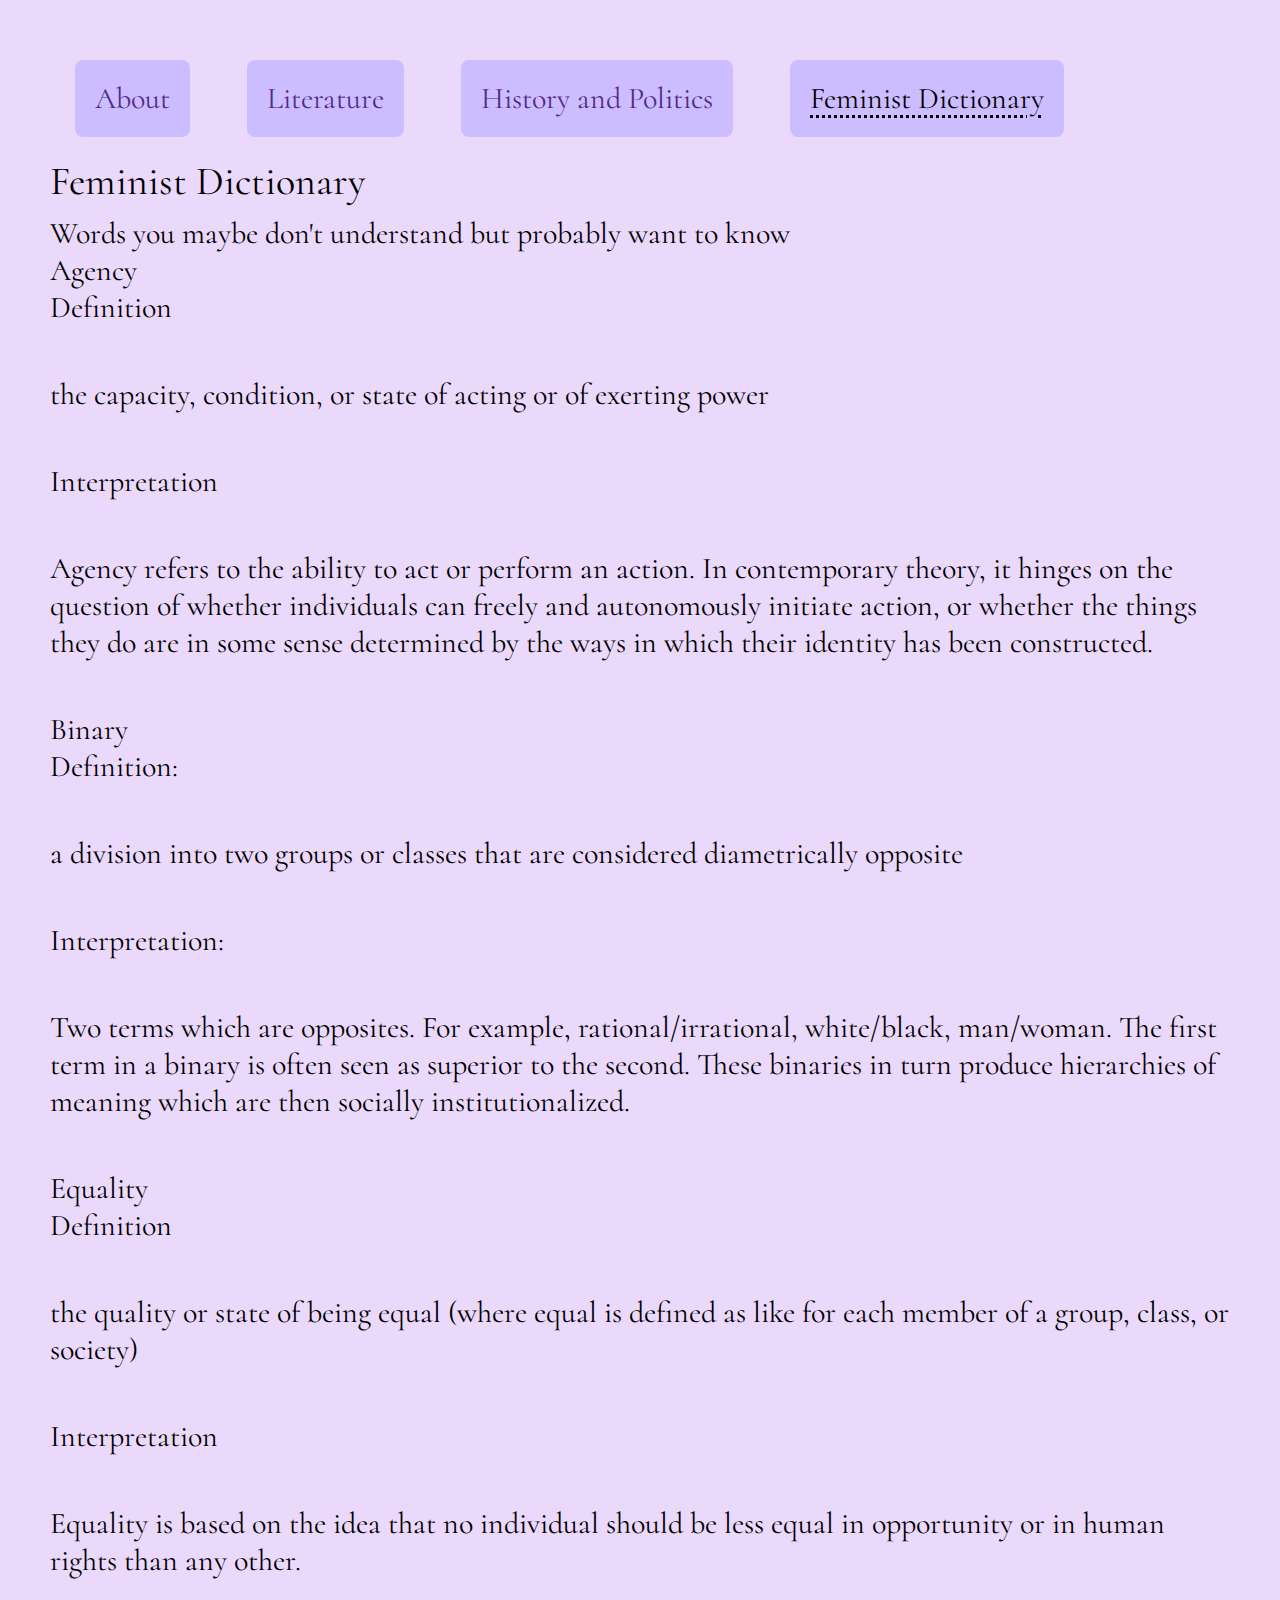
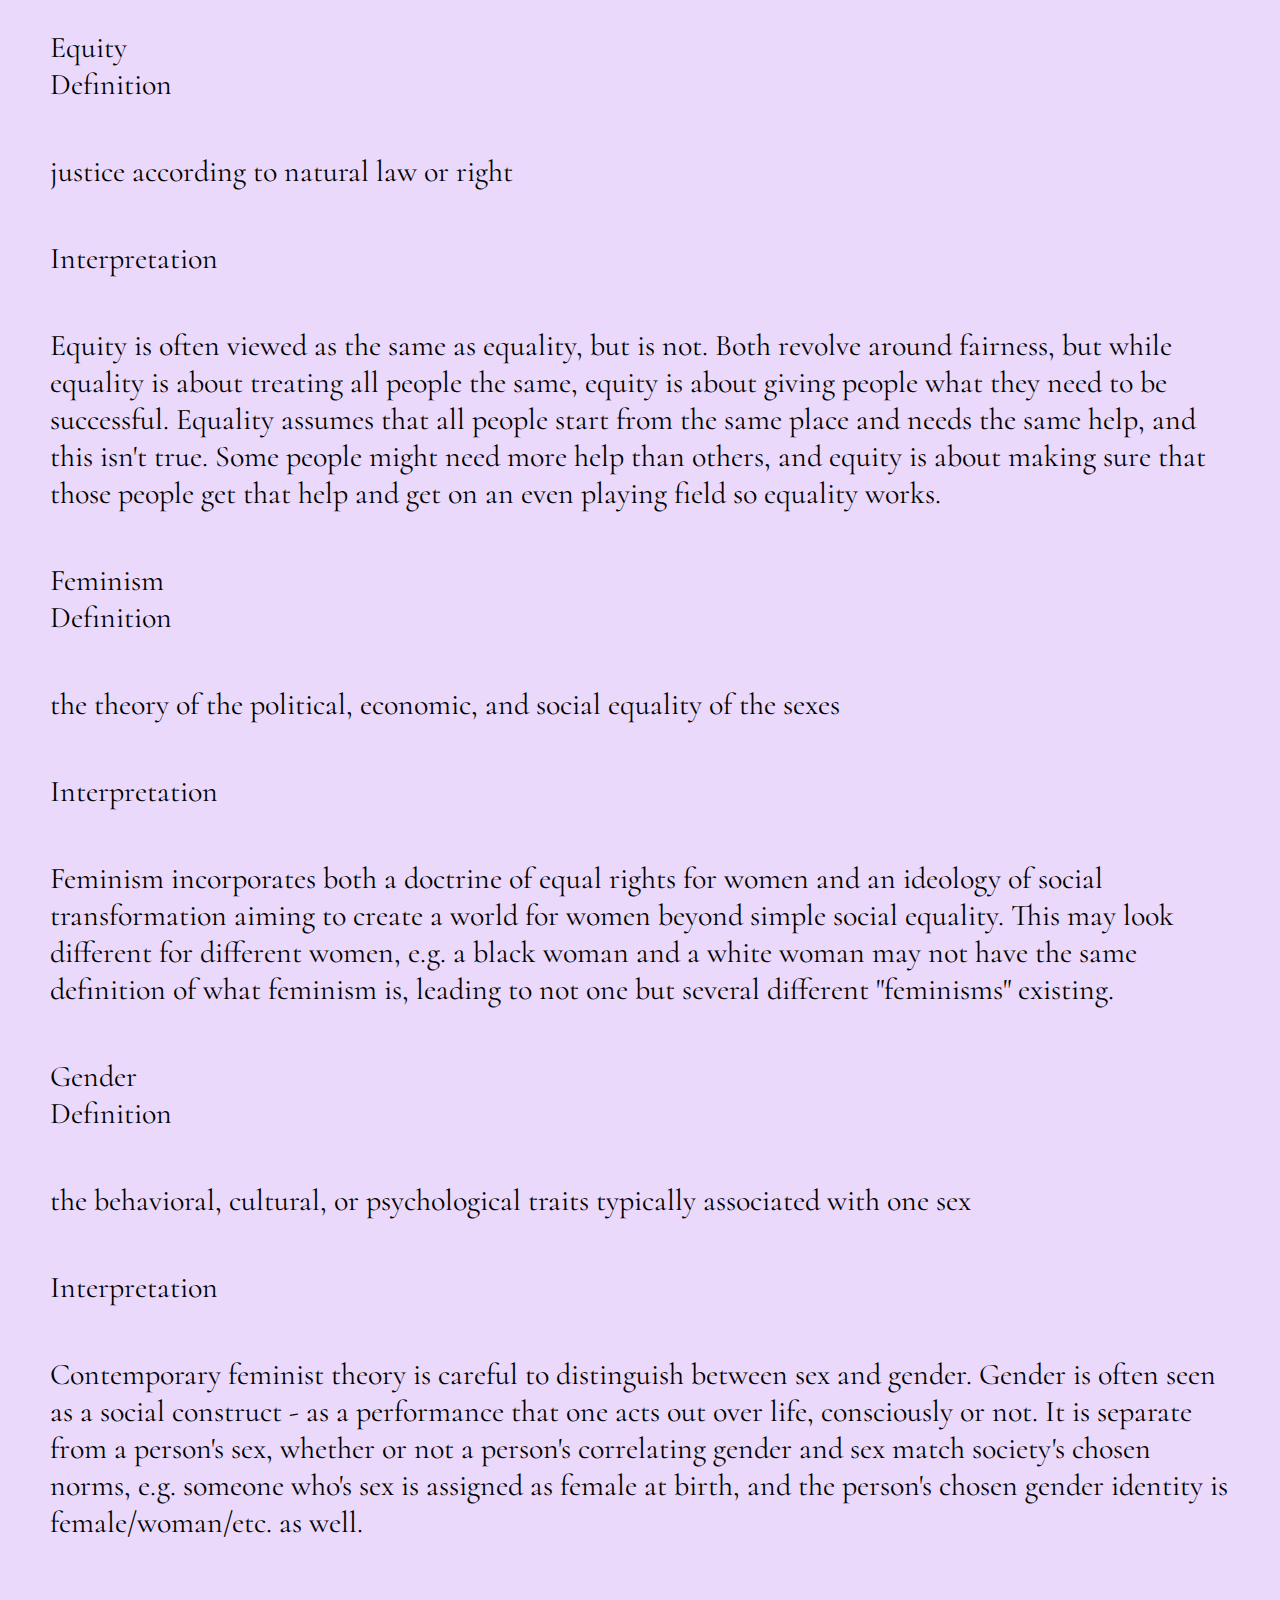
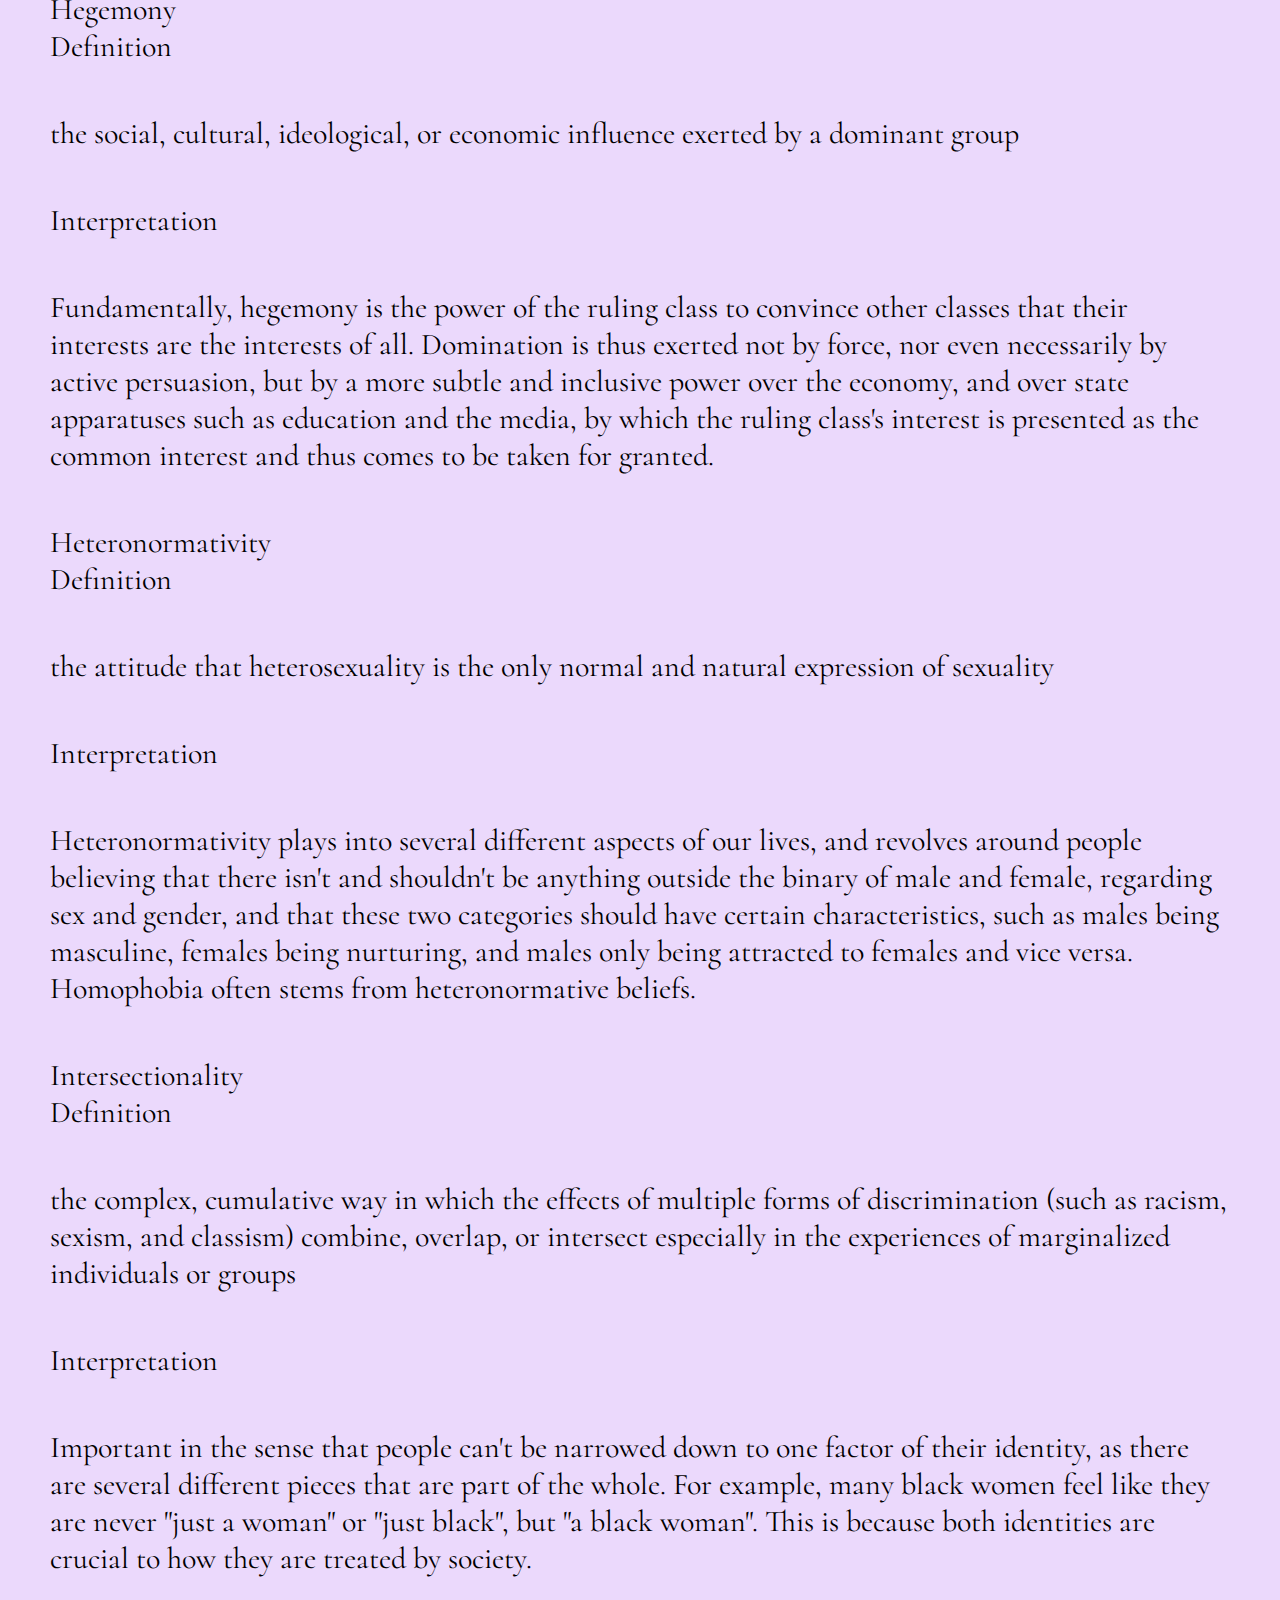
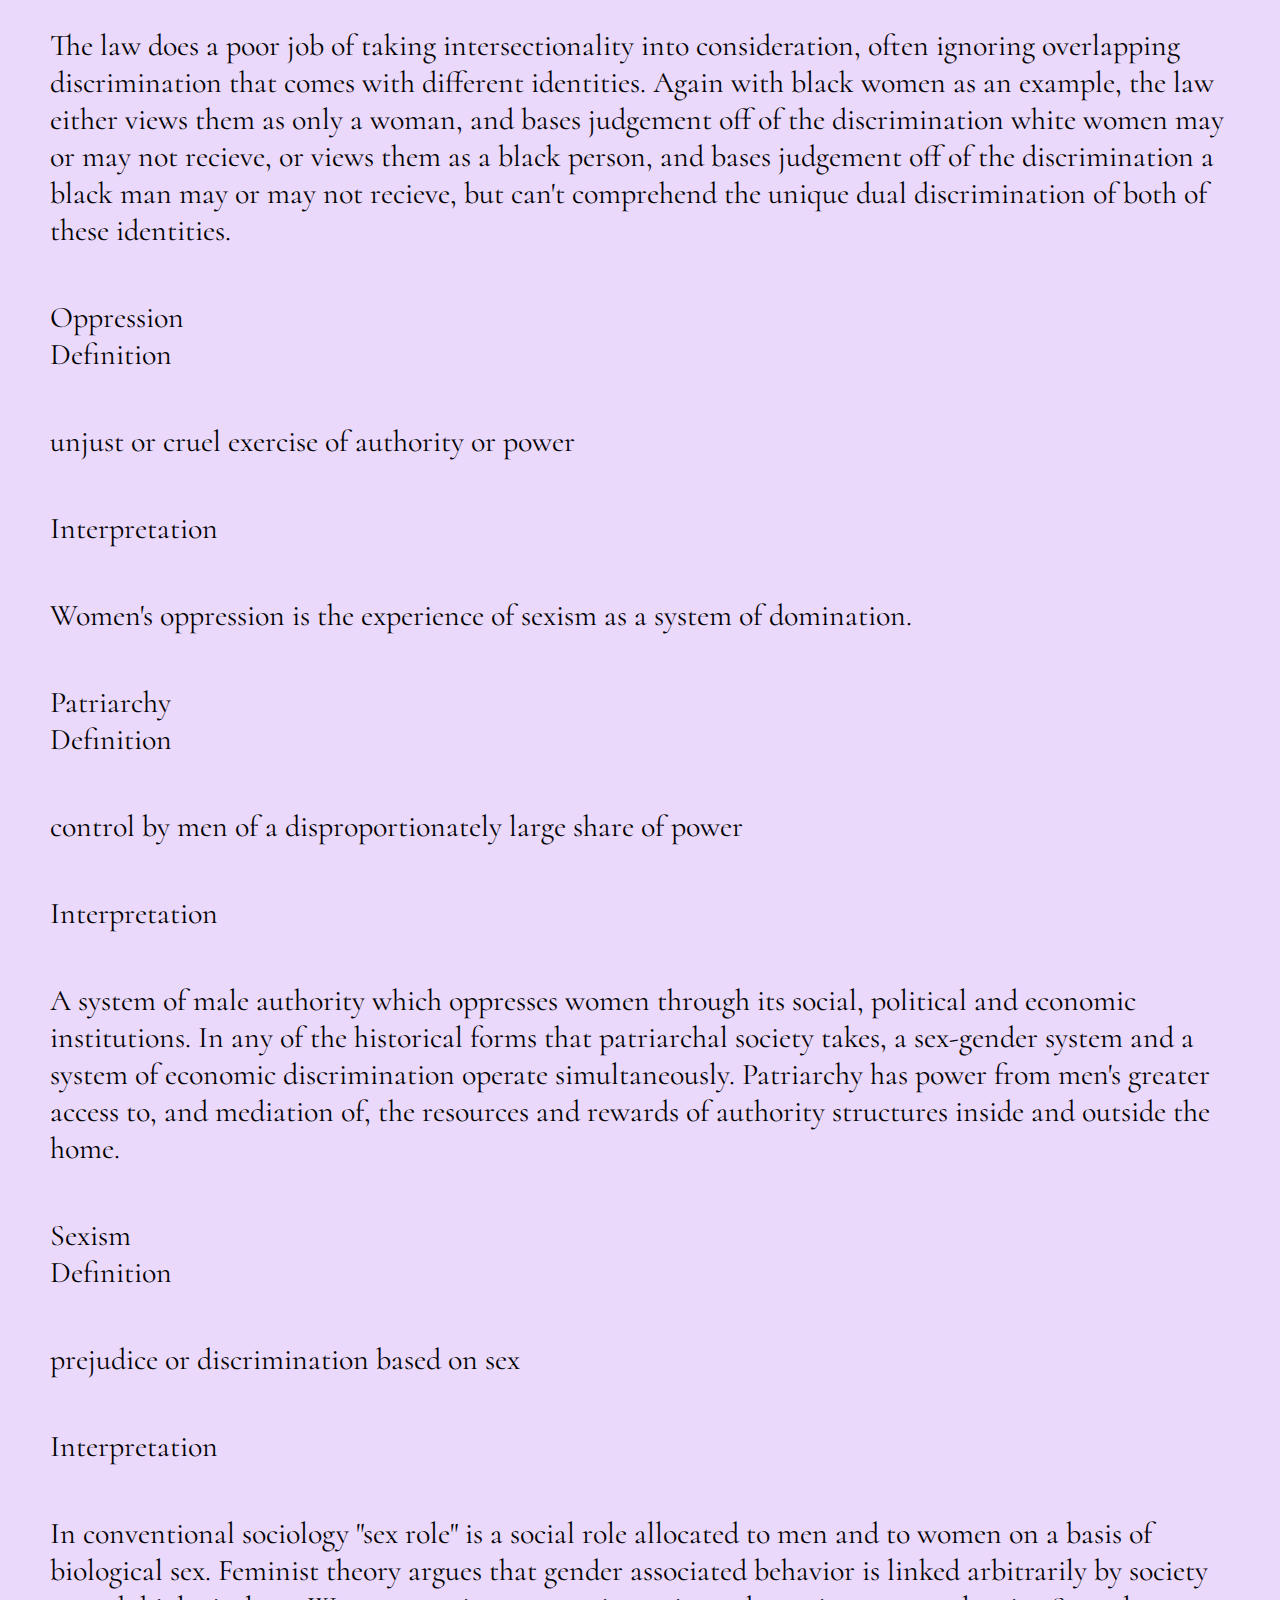
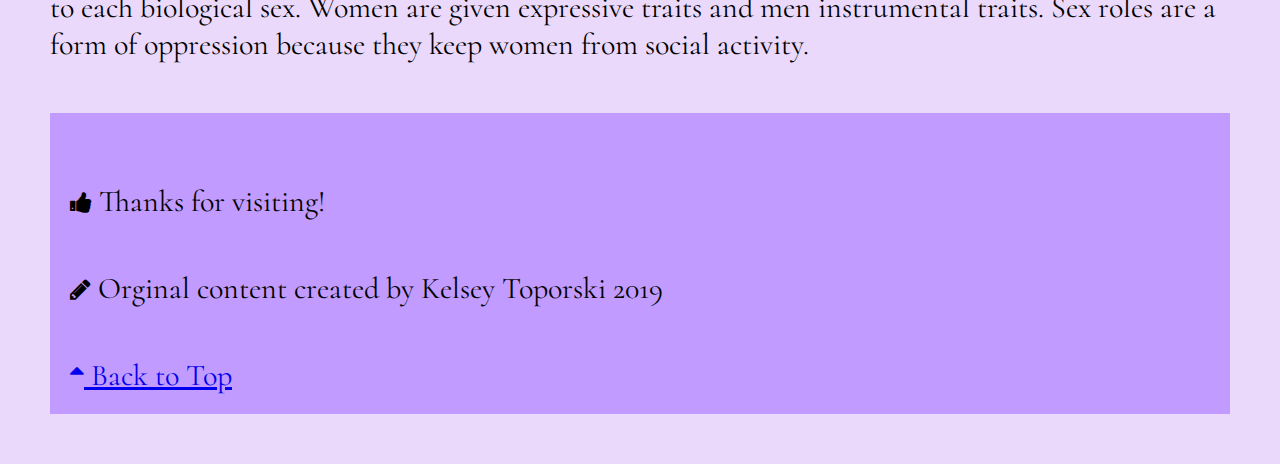
<file: femdict.html>
<!DOCTYPE html>
<html lang="en">
<head>
  <meta charset="UTF-8">

  <meta name="viewport" content="width=device-width, initial-scale=1.0">

  <link rel="stylesheet" href="css/reset.css">
  <link rel="stylesheet" href="css/style.css">

  <link rel="preconnect" href="https://fonts.googleapis.com">
  <link rel="preconnect" href="https://fonts.gstatic.com" crossorigin>
  <link href="https://fonts.googleapis.com/css2?family=Cormorant:ital@1&display=swap" rel="stylesheet">
  <link rel="icon" type="image/png" href="images/favicon1.png">
  <link rel="icon" type="image/png" href="images/favicon2.png">
  <meta name="viewport" content="width=device-width, initial-scale=1">
  <link rel="stylesheet" href="https://cdnjs.cloudflare.com/ajax/libs/font-awesome/4.7.0/css/font-awesome.min.css">

  <title>Women's Web - Dictionary</title>
</head>

<body>
  <header>
    <a href="#main" class="skip">Skip to main content</a>
    <div class="dropdown">
      <button class="dropbtn">Menu</button>
      <div class="dropdown-content">
    <nav>
        <ul>
          <li><a href="index.html">About</a></li>
          <li><a href="literature.html">Literature</a></li>
          <li><a href="history.html">History and Politics</a></li>
          <li><a class = "current" href="femdict.html">Feminist Dictionary</a></li>
        </ul>
    </nav>
    </div>
      <!-- definitions from meriam webster -->
      <!-- interpretations from
            The Dictionary of Feminist Theory - Maggie Humm,
            Key Concepts In Post-Colonial Studies - Ashcroft, Bill, Gareth Griffiths, and Helen Tiffin,
            or myself -->
      <!-- interpretation of equity from https://everydayfeminism.com/2014/09/equality-is-not-enough/ -->

    <h1>Feminist Dictionary</h1>
    Words you maybe don't understand but probably want to know

  </header>

  <main>
  

      <!-- definitions from meriam webster -->
      <!-- interpretations from
            The Dictionary of Feminist Theory - Maggie Humm,
            Key Concepts In Post-Colonial Studies - Ashcroft, Bill, Gareth Griffiths, and Helen Tiffin,
            or myself -->
      <!-- interpretation of equity from https://everydayfeminism.com/2014/09/equality-is-not-enough/ -->

      <dl>
        <dt>Agency</dt>
        <dd>Definition
          <p>
            the capacity, condition, or state of acting or of exerting power
          </p>
        <dd>Interpretation
          <p>
            Agency refers to the ability to act or perform an action. In contemporary theory, it hinges on the question of whether individuals can freely and autonomously initiate action, or whether the things they do are in some sense determined by the ways in which their identity has been constructed.
          </p>

        
        <dt>Binary</dt>
        <dd>Definition:
          <p>
            a division into two groups or classes that are considered diametrically opposite
          </p></dd>
        <dd>Interpretation:
          <p>
            Two terms which are opposites. For example, rational/irrational, white/black, man/woman. The first term in a binary is often seen as superior to the second. These binaries in turn produce hierarchies of meaning which are then socially institutionalized.
          </p></dd>
        
          
        <dt>Equality</dt>
        <dd>Definition
          <p>
            the quality or state of being equal (where equal is defined as like for each member of a group, class, or society)
          </p></dd>
        <dd>Interpretation
          <p>
            Equality is based on the idea that no individual should be less equal in opportunity or in human rights than any other.
          </p></dd>
        
          
        <dt>Equity</dt>
        <dd>Definition
          <p>
            justice according to natural law or right
          </p></dd>
        <dd>Interpretation
          <p>
            Equity is often viewed as the same as equality, but is not. Both revolve around fairness, but while equality is about treating all people the same, equity is about giving people what they need to be successful. Equality assumes that all people start from the same place and needs the same help, and this isn't true. Some people might need more help than others, and equity is about making sure that those people get that help and get on an even playing field so equality works.
          </p></dd>
        
          
        <dt>Feminism</dt>
        <dd>Definition
          <p>
            the theory of the political, economic, and social equality of the sexes
          </p></dd>
        <dd>Interpretation
          <p>
            Feminism incorporates both a doctrine of equal rights for women and an ideology of social transformation aiming to create a world for women beyond simple social equality. This may look different for different women, e.g. a black woman and a white woman may not have the same definition of what feminism is, leading to not one but several different "feminisms" existing.
          </p></dd>
       
          
        <dt>Gender</dt>
        <dd>Definition
          <p>
            the behavioral, cultural, or psychological traits typically associated with one sex
          </p></dd>
        <dd>Interpretation
          <p>
            Contemporary feminist theory is careful to distinguish between sex and gender. Gender is often seen as a social construct - as a performance that one acts out over life, consciously or not. It is separate from a person's sex, whether or not a person's correlating gender and sex match society's chosen norms, e.g. someone who's sex is assigned as female at birth, and the person's chosen gender identity is female/woman/etc. as well.
          </p></dd>
        
          
        <dt>Hegemony</dt>
        <dd>Definition
          <p>
            the social, cultural, ideological, or economic influence exerted by a dominant group
          </p></dd>
        <dd>Interpretation
          <p>
            Fundamentally, hegemony is the power of the ruling class to convince other classes that their interests are the interests of all.  Domination is thus exerted not by force, nor even necessarily by active persuasion, but by a more subtle and inclusive power over the economy, and over state apparatuses such as education and the media, by which the ruling class's interest is presented as the common interest and thus comes to be taken for granted.
          </p></dd>
       
          
        <dt>Heteronormativity</dt>
        <dd>Definition
          <p>
            the attitude that heterosexuality is the only normal and natural expression of sexuality
          </p></dd>
        <dd>Interpretation
          <p>
            Heteronormativity plays into several different aspects of our lives, and revolves around people believing that there isn't and shouldn't be anything outside the binary of male and female, regarding sex and gender, and that these two categories should have certain characteristics, such as males being masculine, females being nurturing, and males only being attracted to females and vice versa. Homophobia often stems from heteronormative beliefs.
          </p></dd>
        
          
        <dt>Intersectionality</dt>
        <dd>Definition
          <p>
            the complex, cumulative way in which the effects of multiple forms of discrimination (such as racism, sexism, and classism) combine, overlap, or intersect especially in the experiences of marginalized individuals or groups
          </p></dd>
        <dd>Interpretation
          <p>
            Important in the sense that people can't be narrowed down to one factor of their identity, as there are several different pieces that are part of the whole. For example, many black women feel like they are never "just a woman" or "just black", but "a black woman". This is because both identities are crucial to how they are treated by society.
          </p>
          <p>
            The law does a poor job of taking intersectionality into consideration, often ignoring overlapping discrimination that comes with different identities. Again with black women as an example, the law either views them as only a woman, and bases judgement off of the discrimination white women may or may not recieve, or views them as a black person, and bases judgement off of the discrimination a black man may or may not recieve, but can't comprehend the unique dual discrimination of both of these identities.
          </p></dd>
           
          
        <dt>Oppression</dt>
        <dd>Definition
          <p>
            unjust or cruel exercise of authority or power
          </p></dd>
        <dd>Interpretation
          <p>
            Women's oppression is the experience of sexism as a system of domination.
          </p></dd>
       
          
        <dt>Patriarchy</dt>
        <dd>Definition
          <p>
            control by men of a disproportionately large share of power
          </p></dd>
        <dd>Interpretation
          <p>
            A system of male authority which oppresses women through its social, political and economic institutions. In any of the historical forms that patriarchal society takes, a sex-gender system and a system of economic discrimination operate simultaneously. Patriarchy has power from men's greater access to, and mediation of, the resources and rewards of authority structures inside and outside the home.
          </p></dd>
             
          
        <dt>Sexism</dt>
        <dd>Definition
          <p>
            prejudice or discrimination based on sex
          </p></dd>
        <dd>Interpretation
          <p>
            In conventional sociology "sex role" is a social role allocated to men and to women on a basis of biological sex. Feminist theory argues that gender associated behavior is linked arbitrarily by society to each biological sex. Women are given expressive traits and men instrumental traits. Sex roles are a form of oppression because they keep women from social activity.
          </p></dd>
      </dl>

    </main>

    <footer>
      <p class="thanks">
        <i class="fa fa-thumbs-up" style="font-size:24px"></i> Thanks for visiting! <i></i>
      </p>
      <p><i class="fa fa-pencil" style="font-size:24px"></i> Orginal content created by Kelsey Toporski 2019</p>
      <a href="#main"> <i class="fa fa-sort-asc" style="font-size:24px"></i> Back to Top</a>
    </footer>

</body>
</html>
</file>
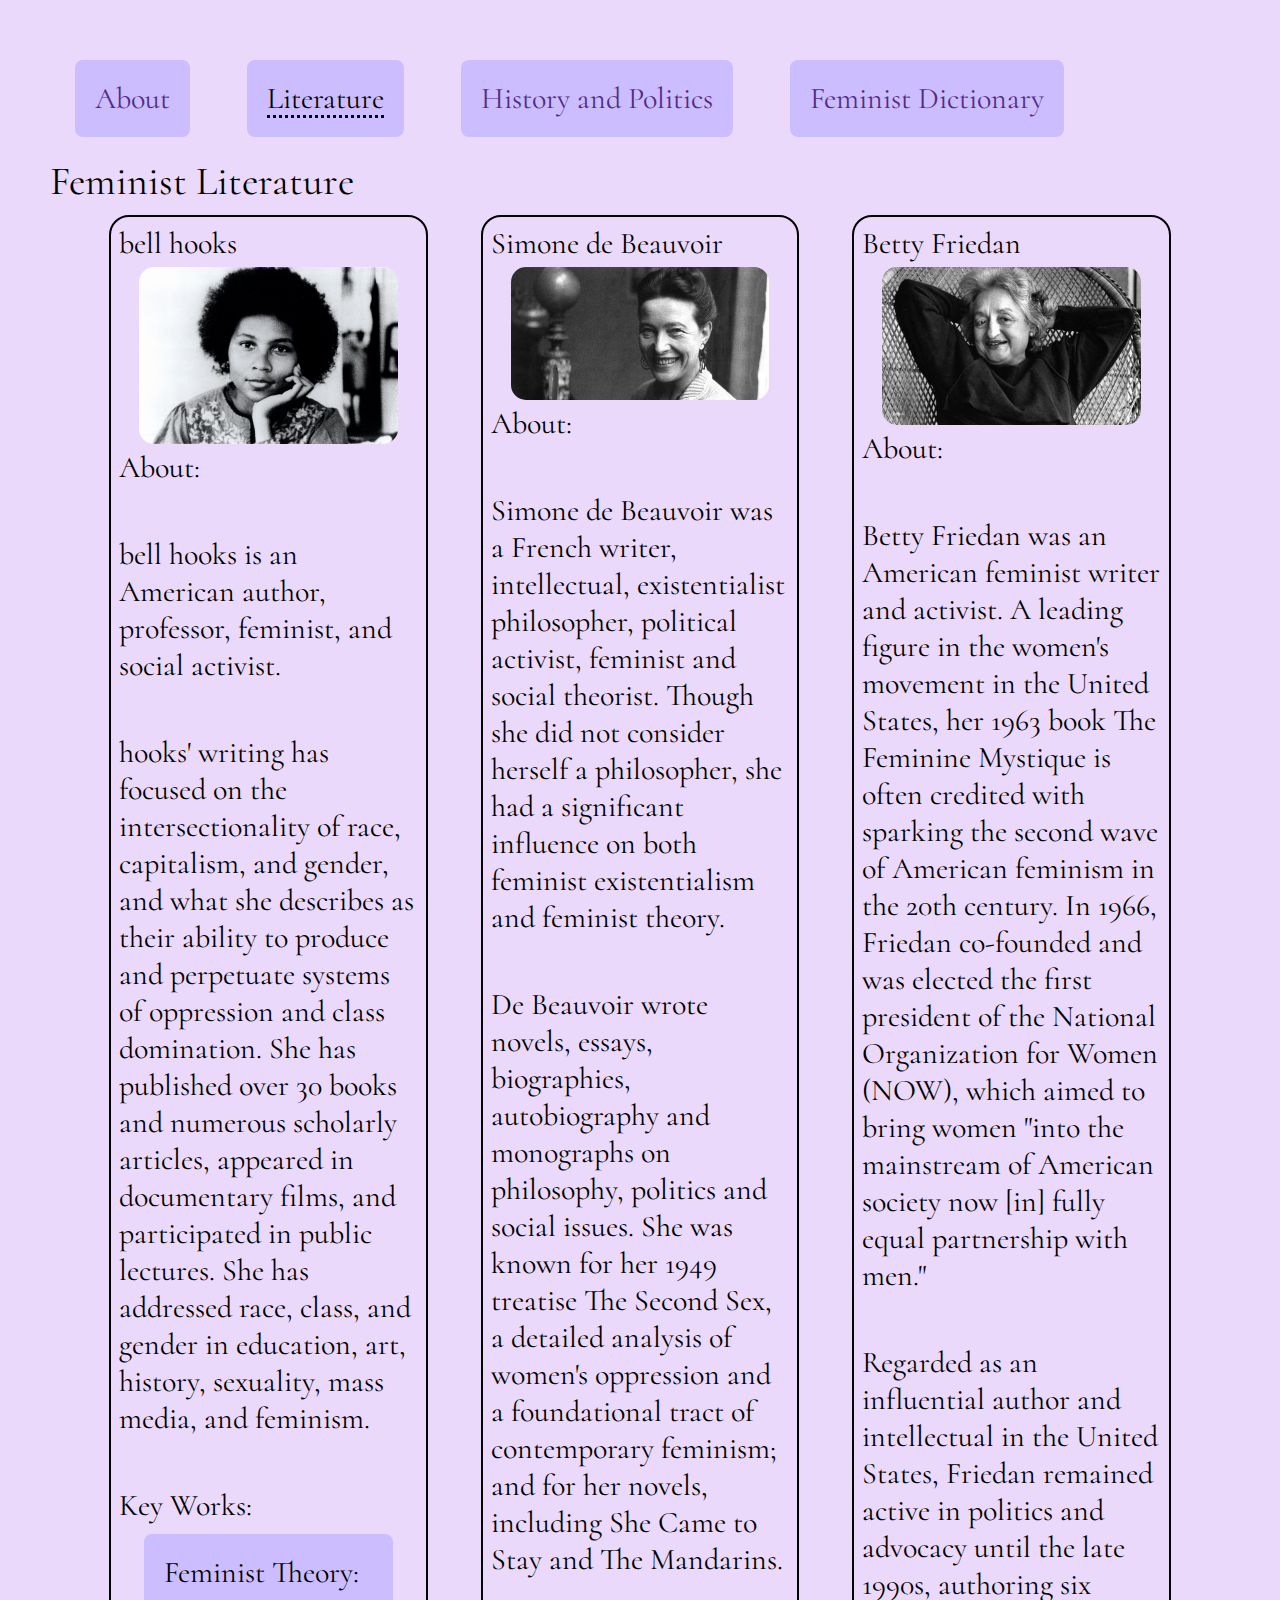
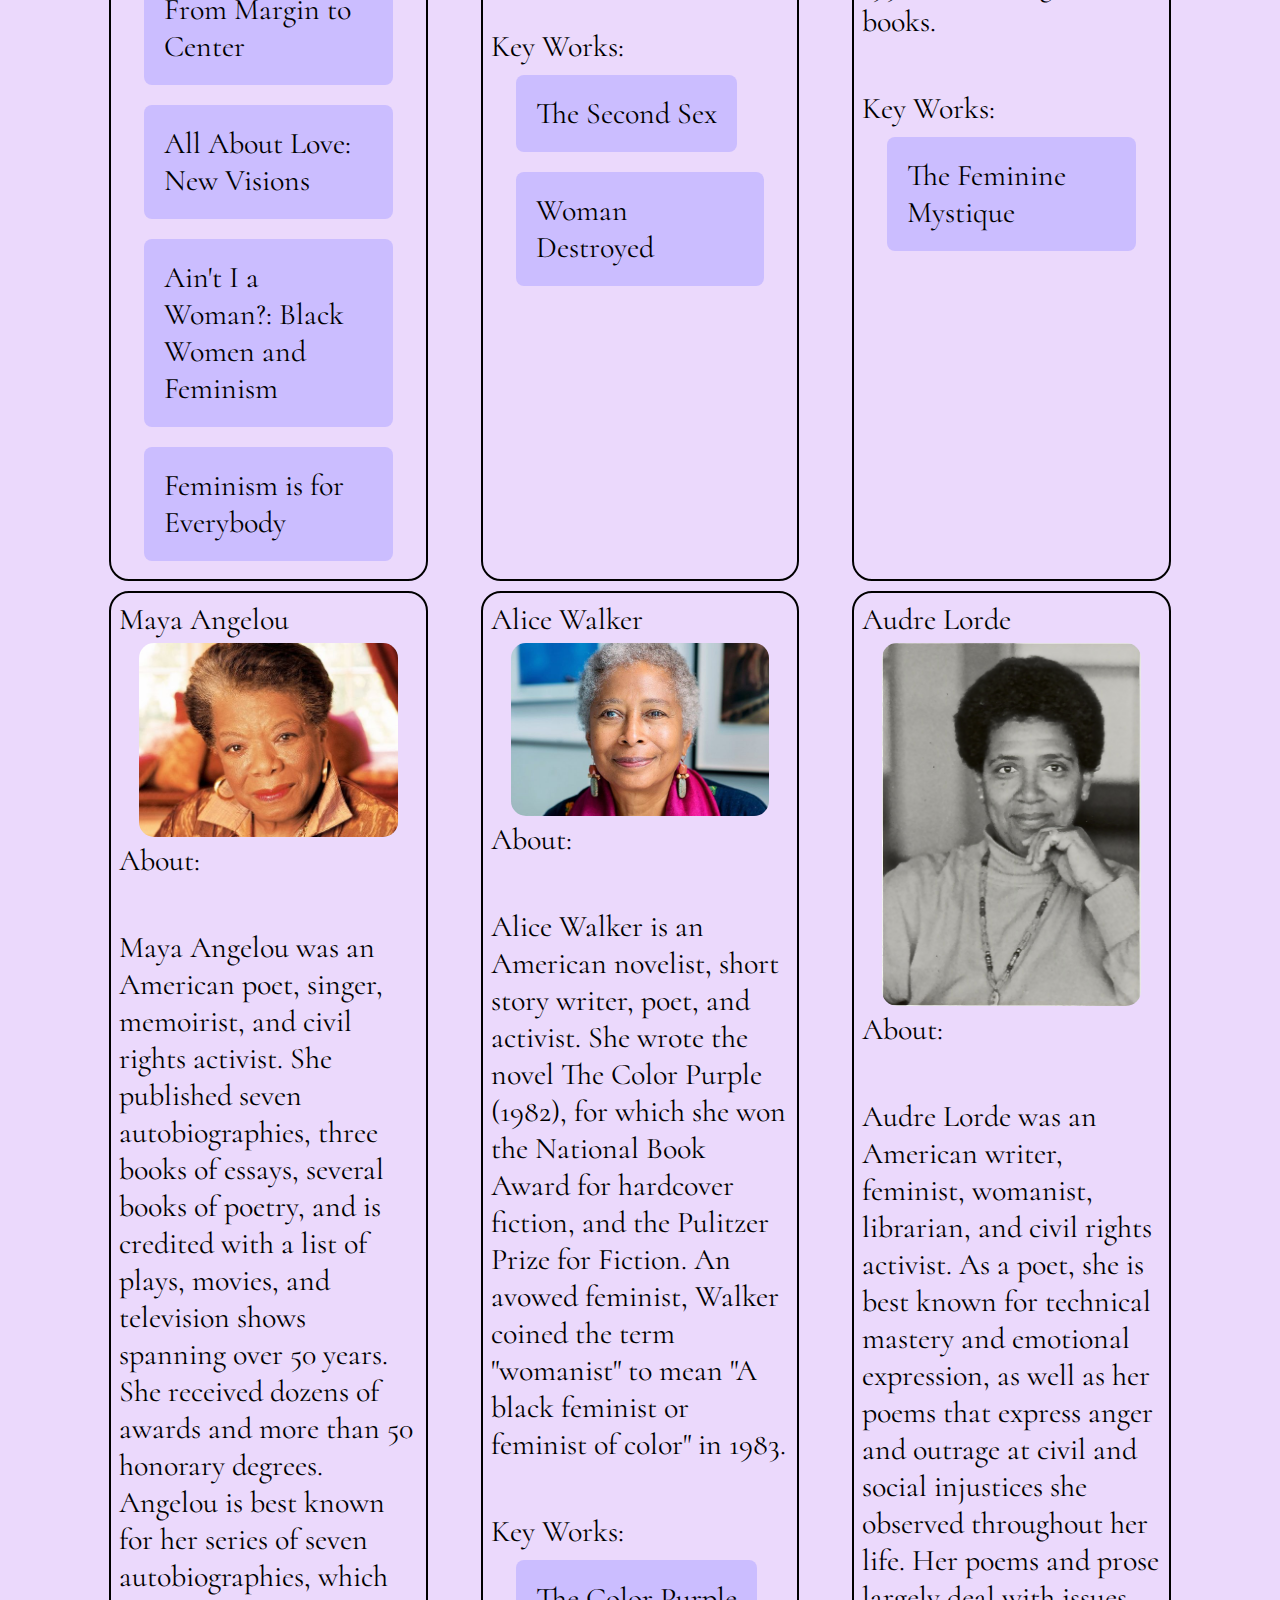
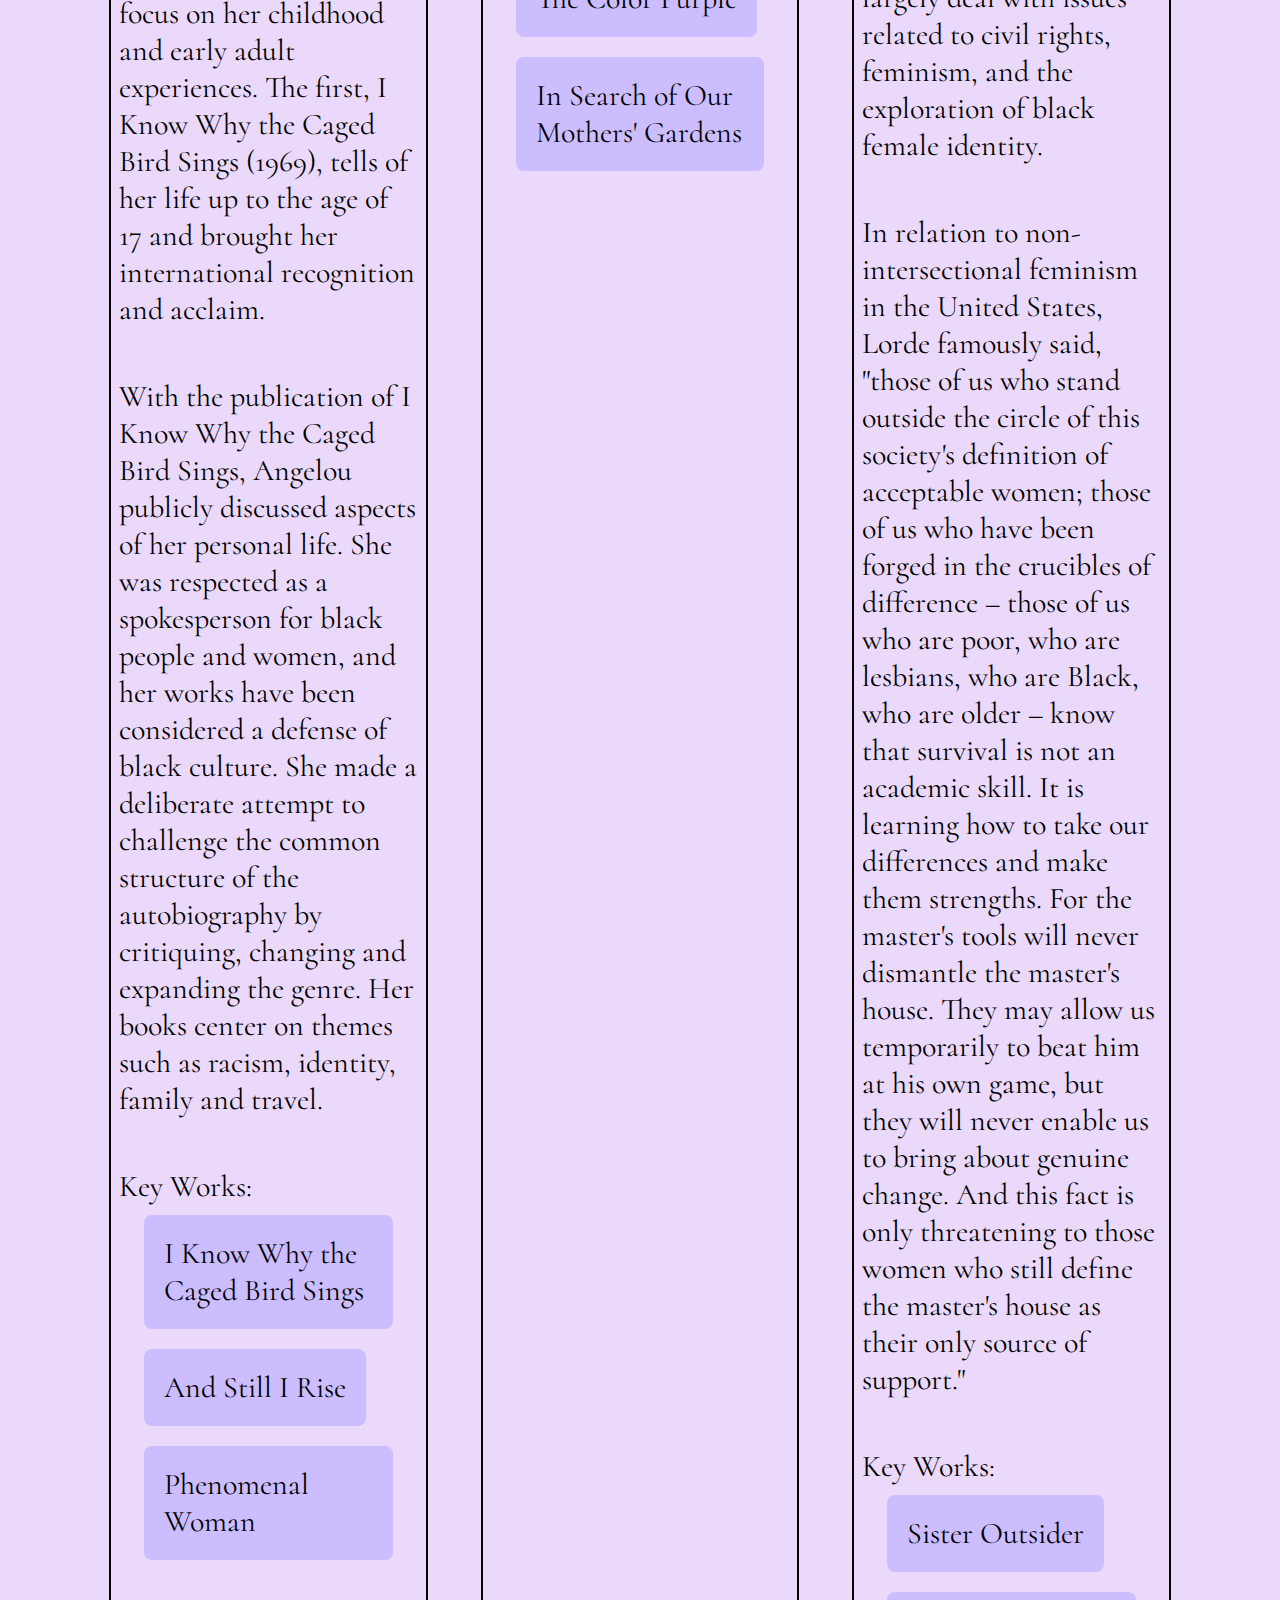
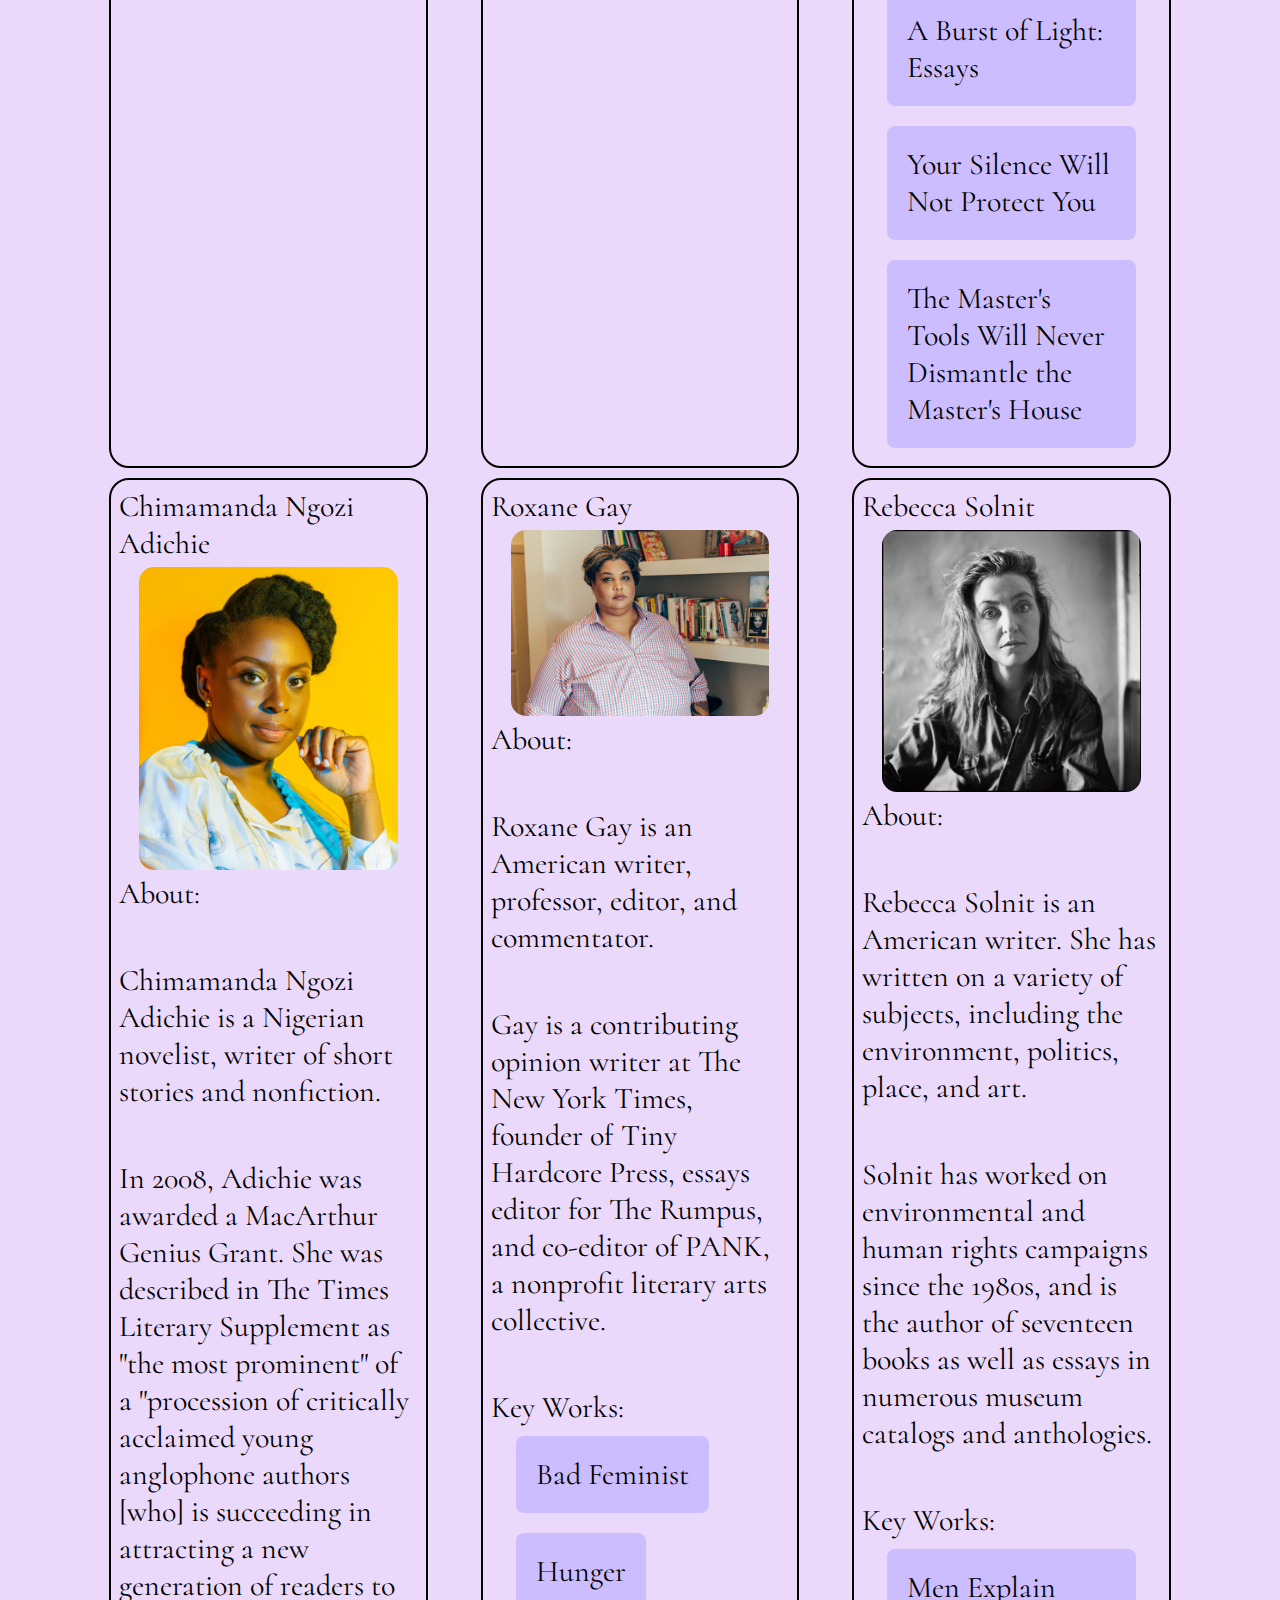
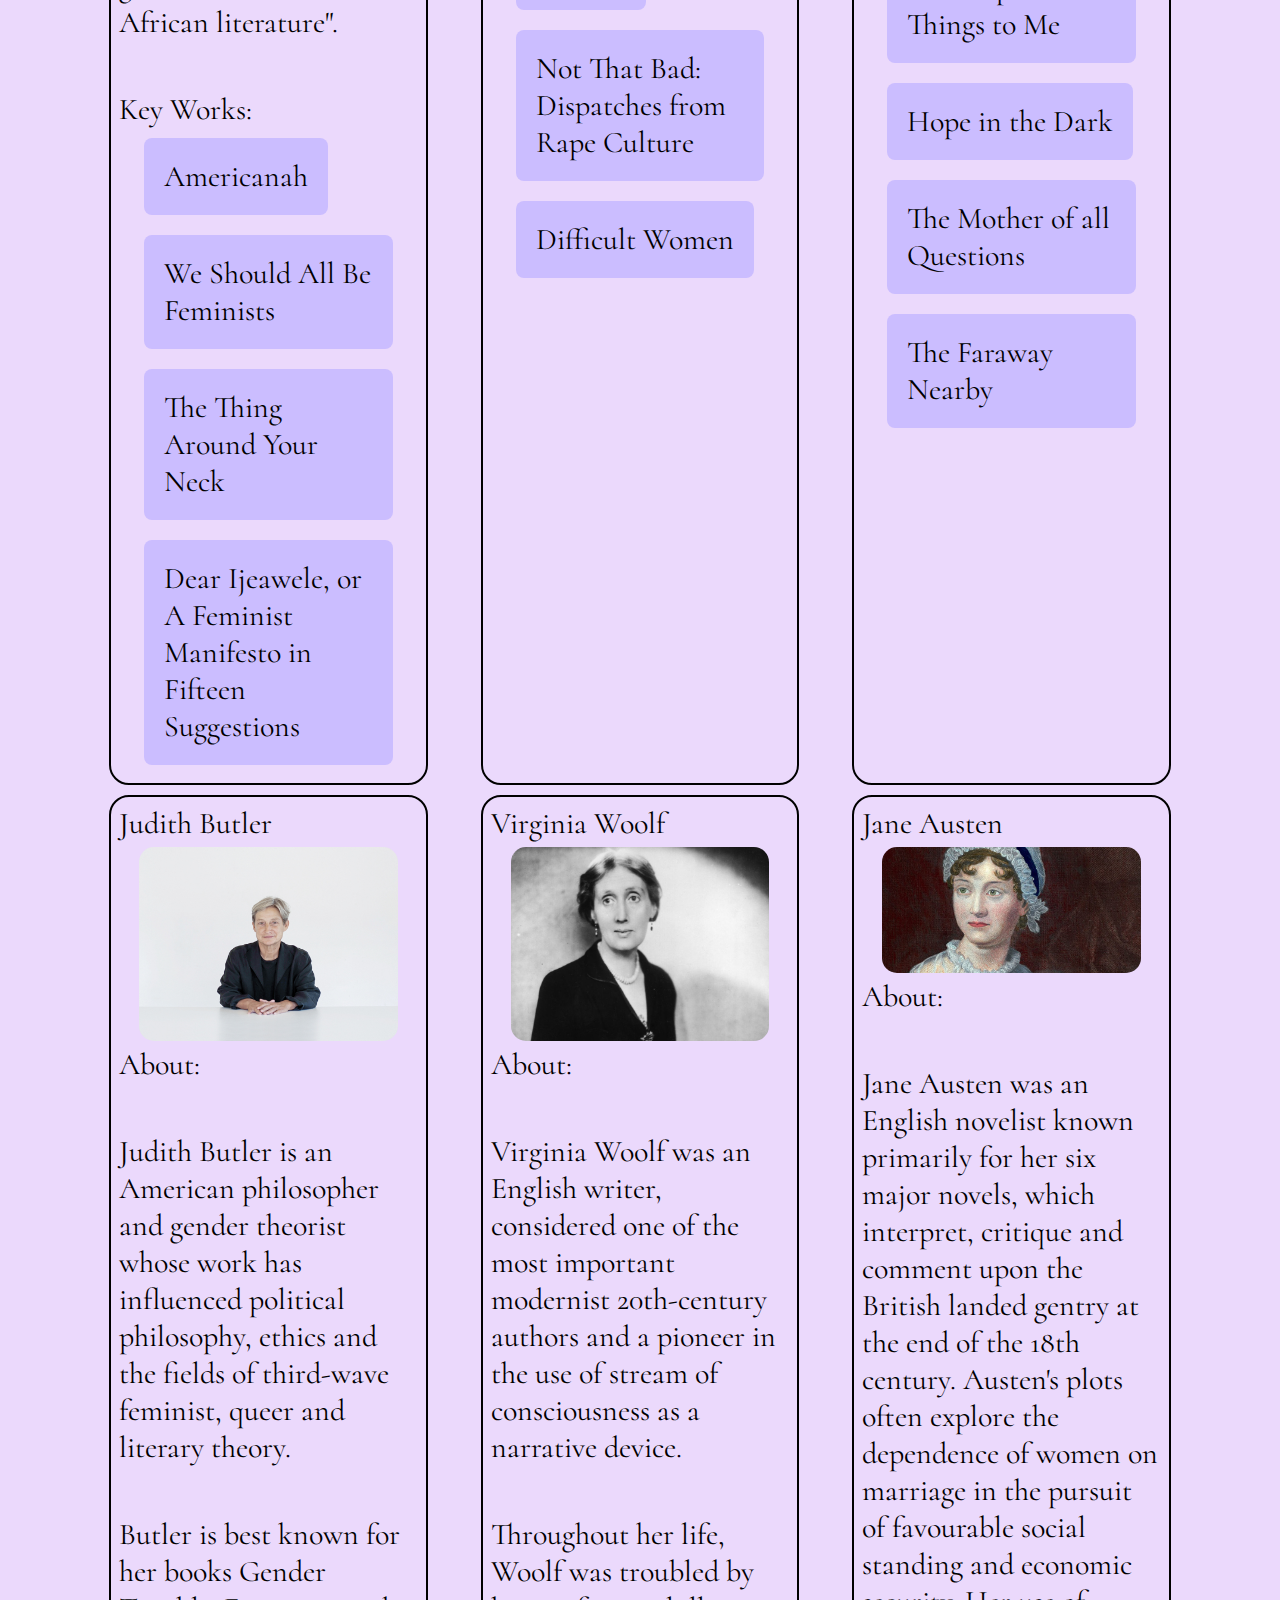
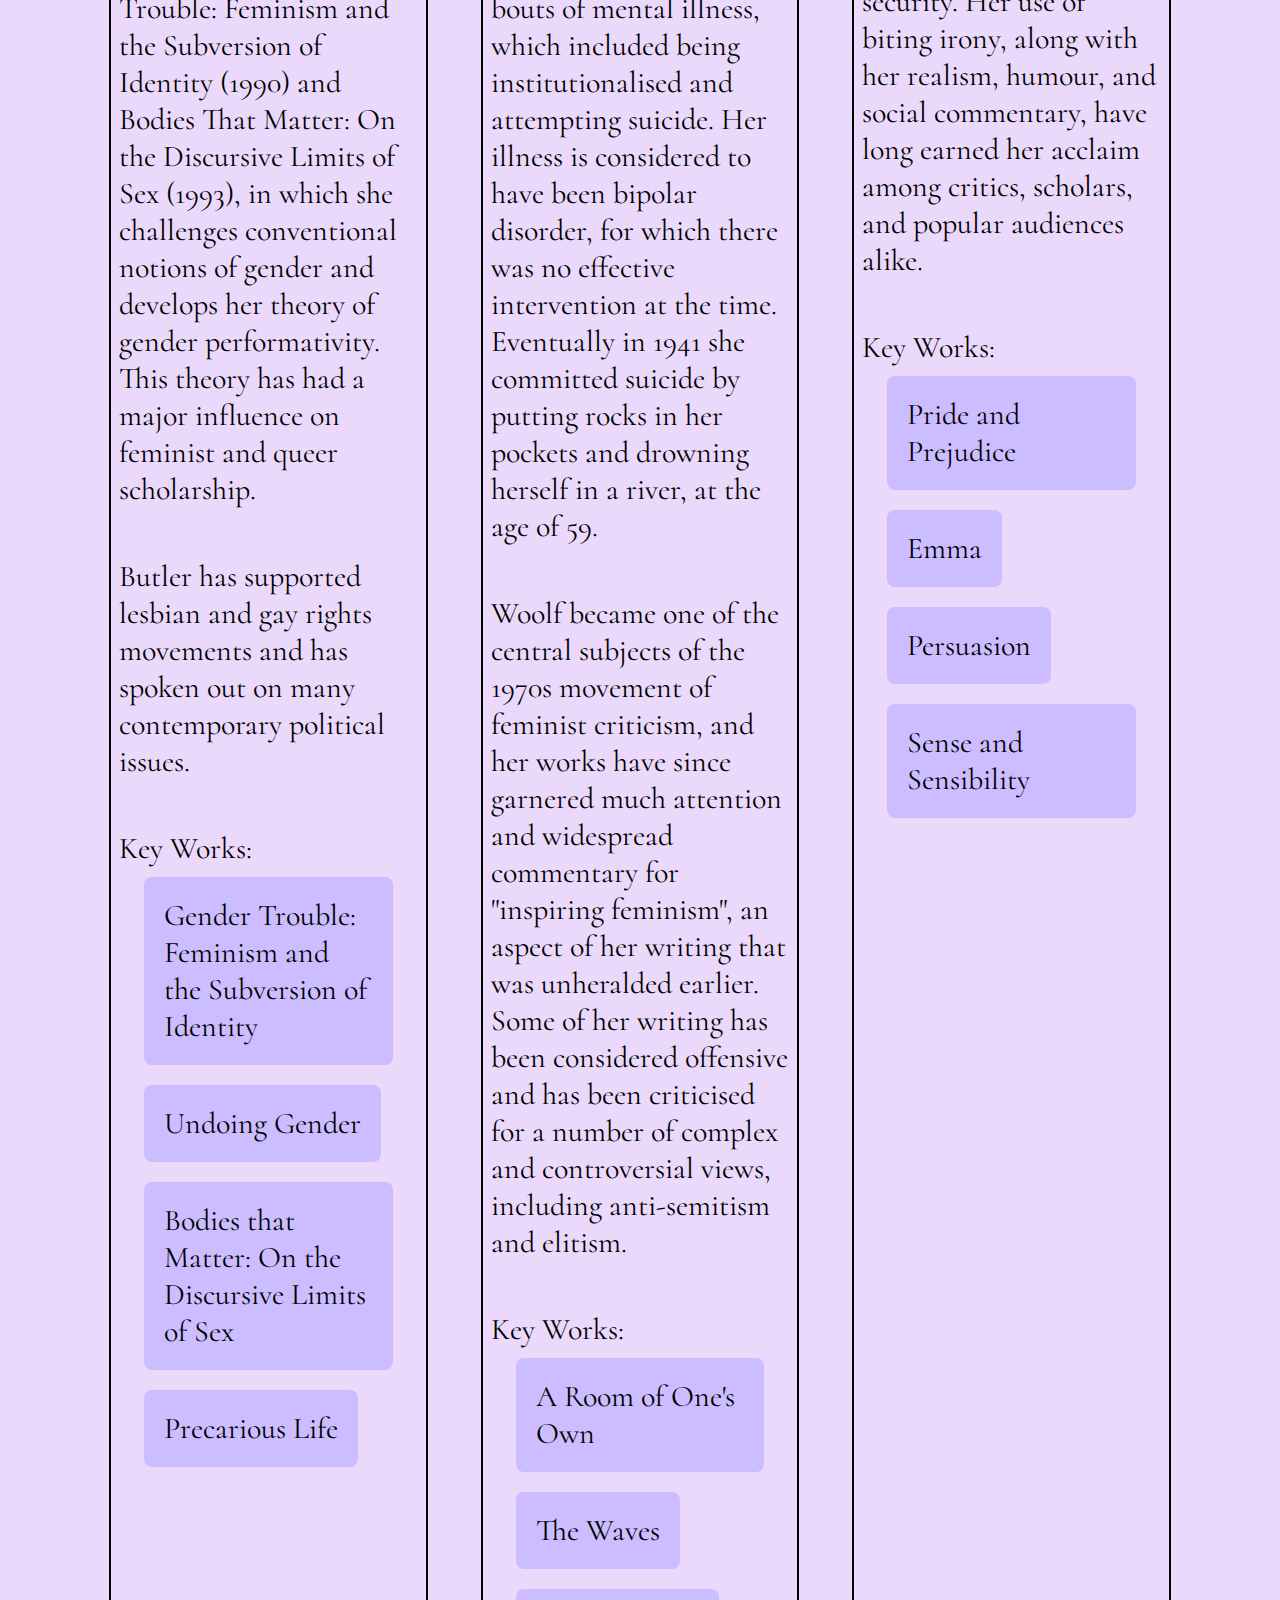
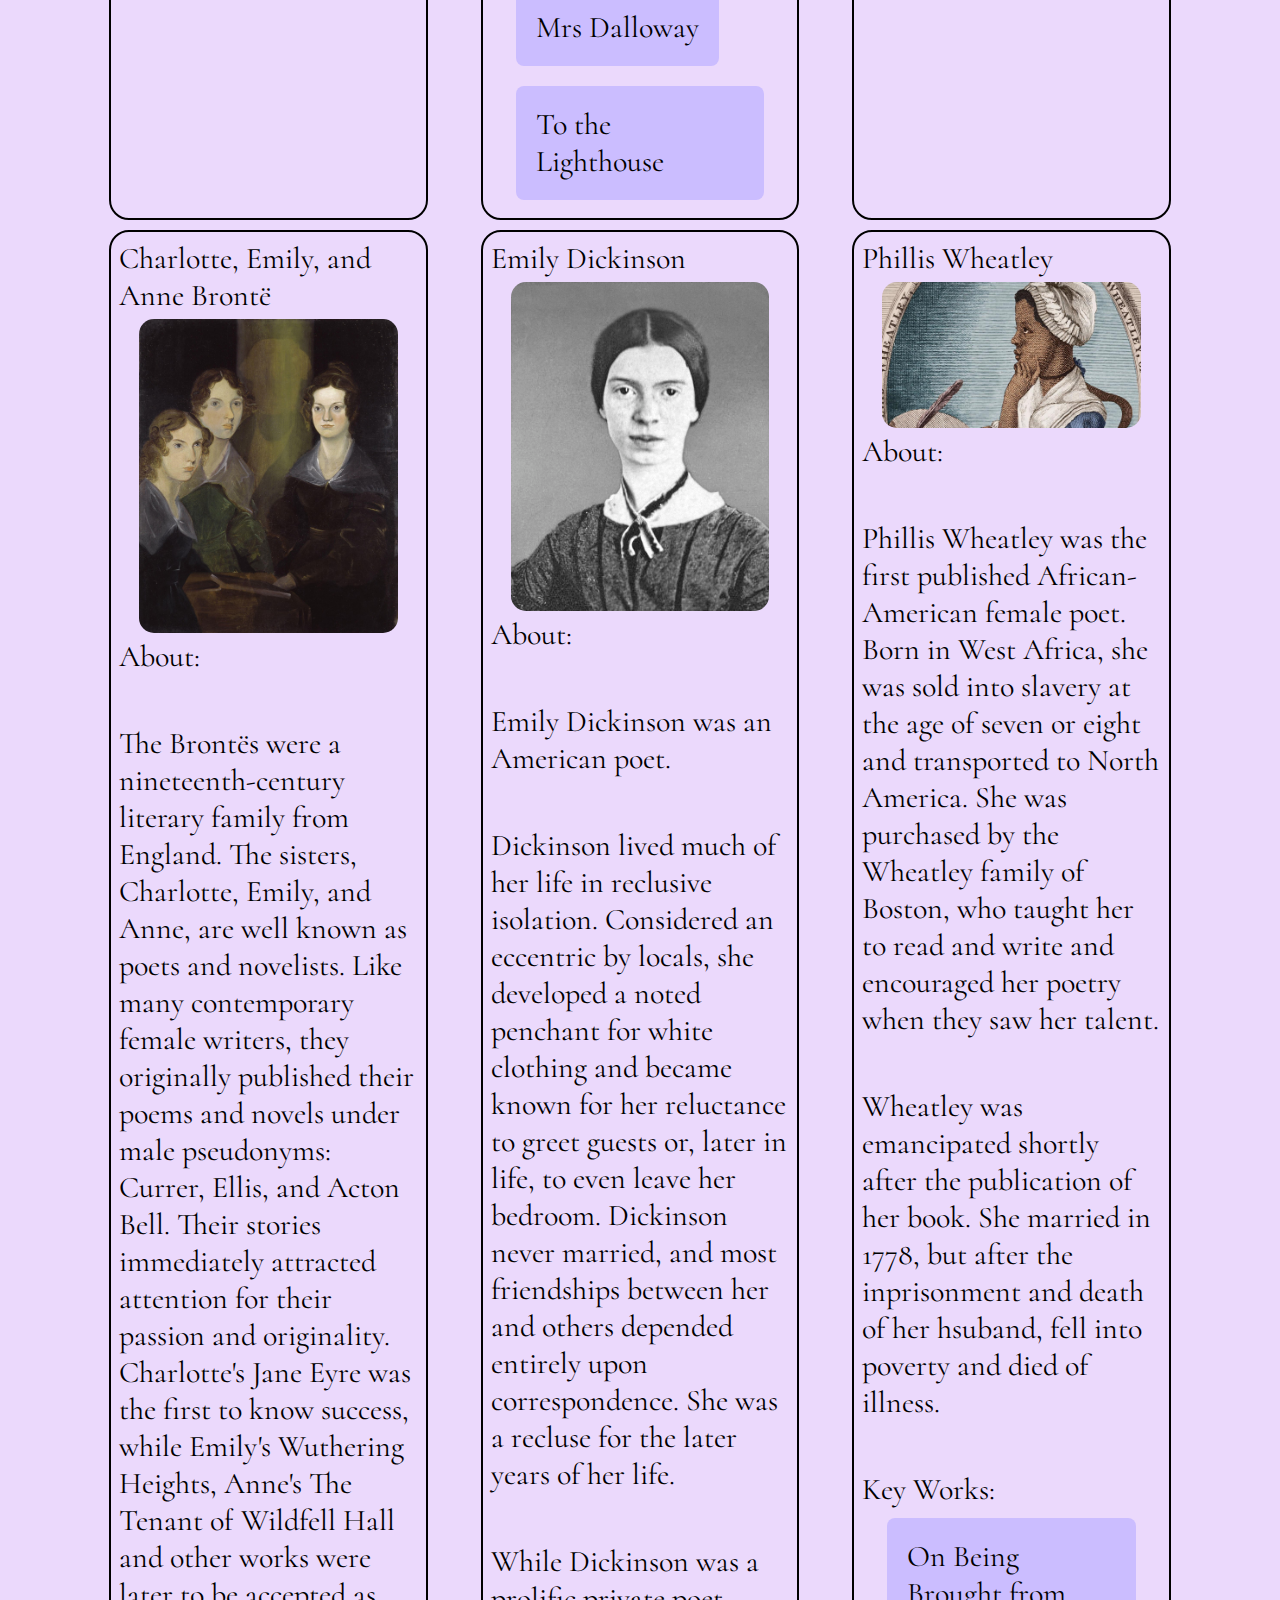
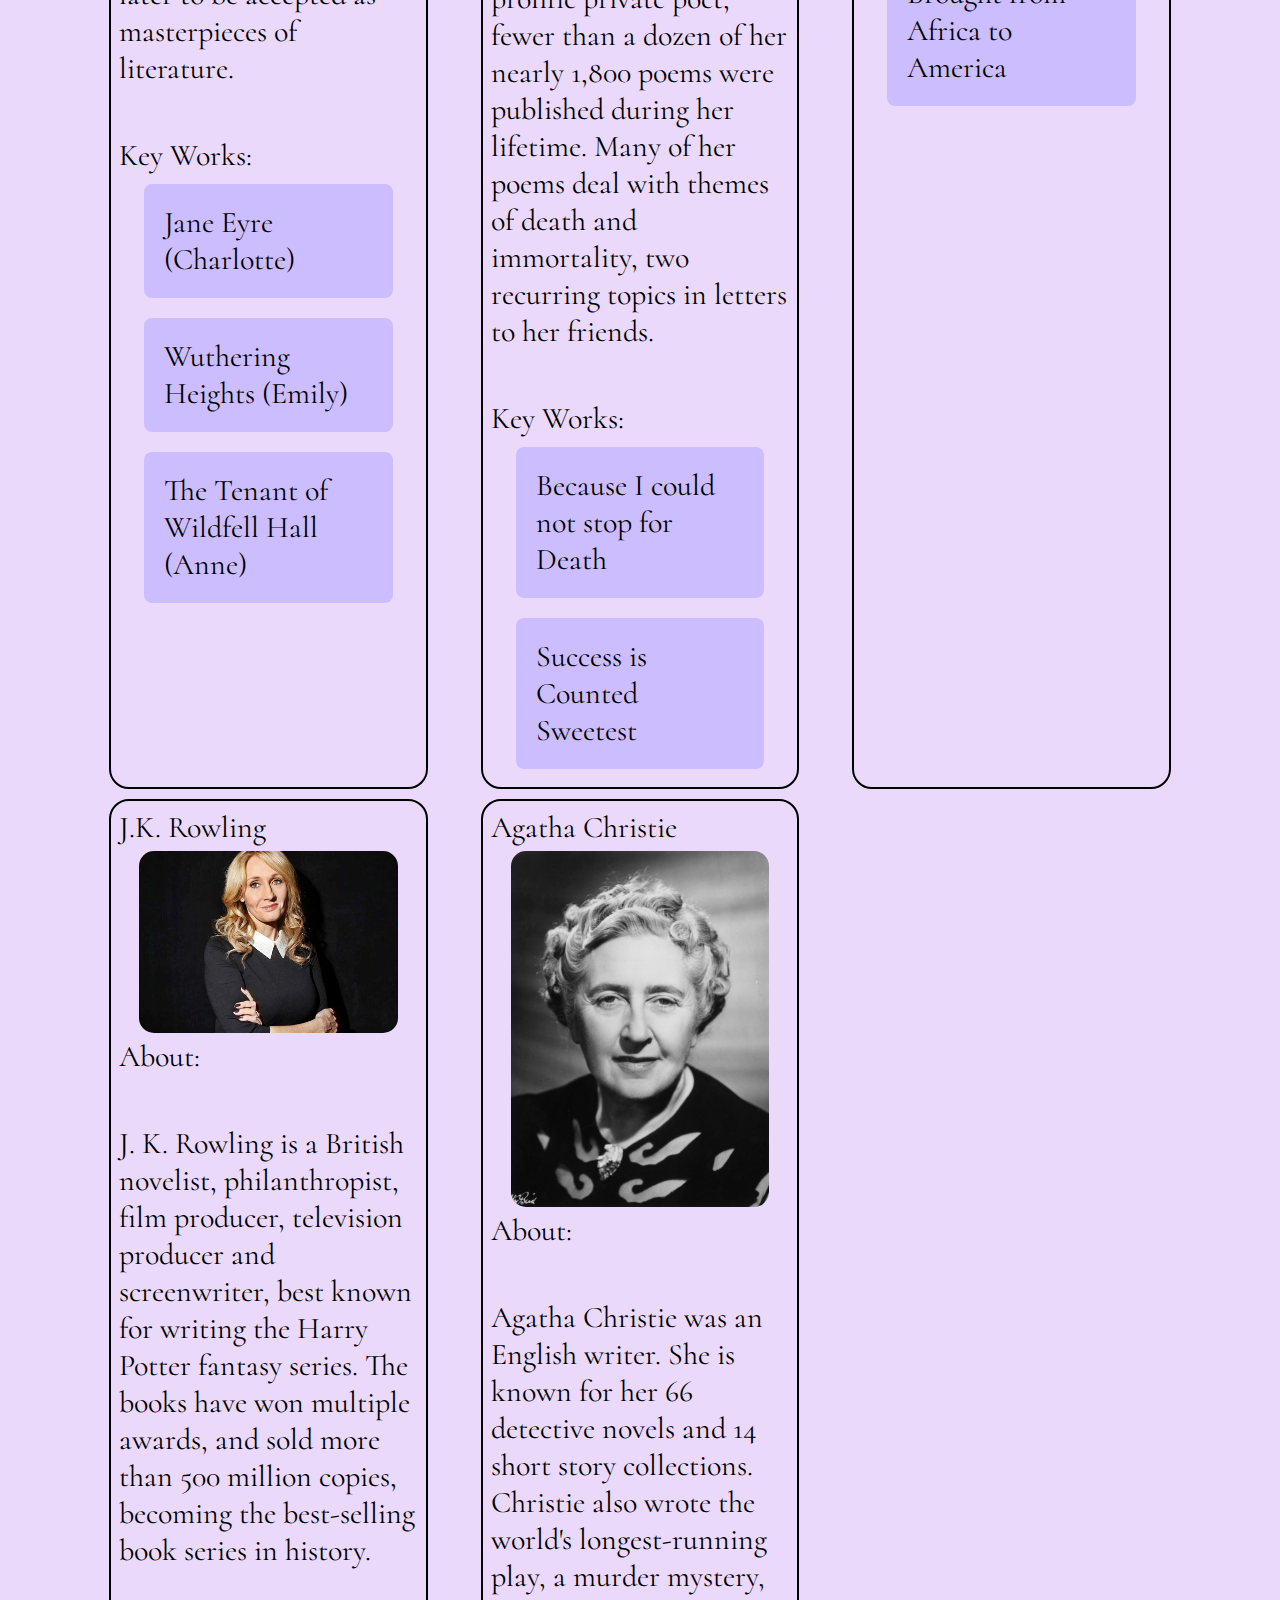
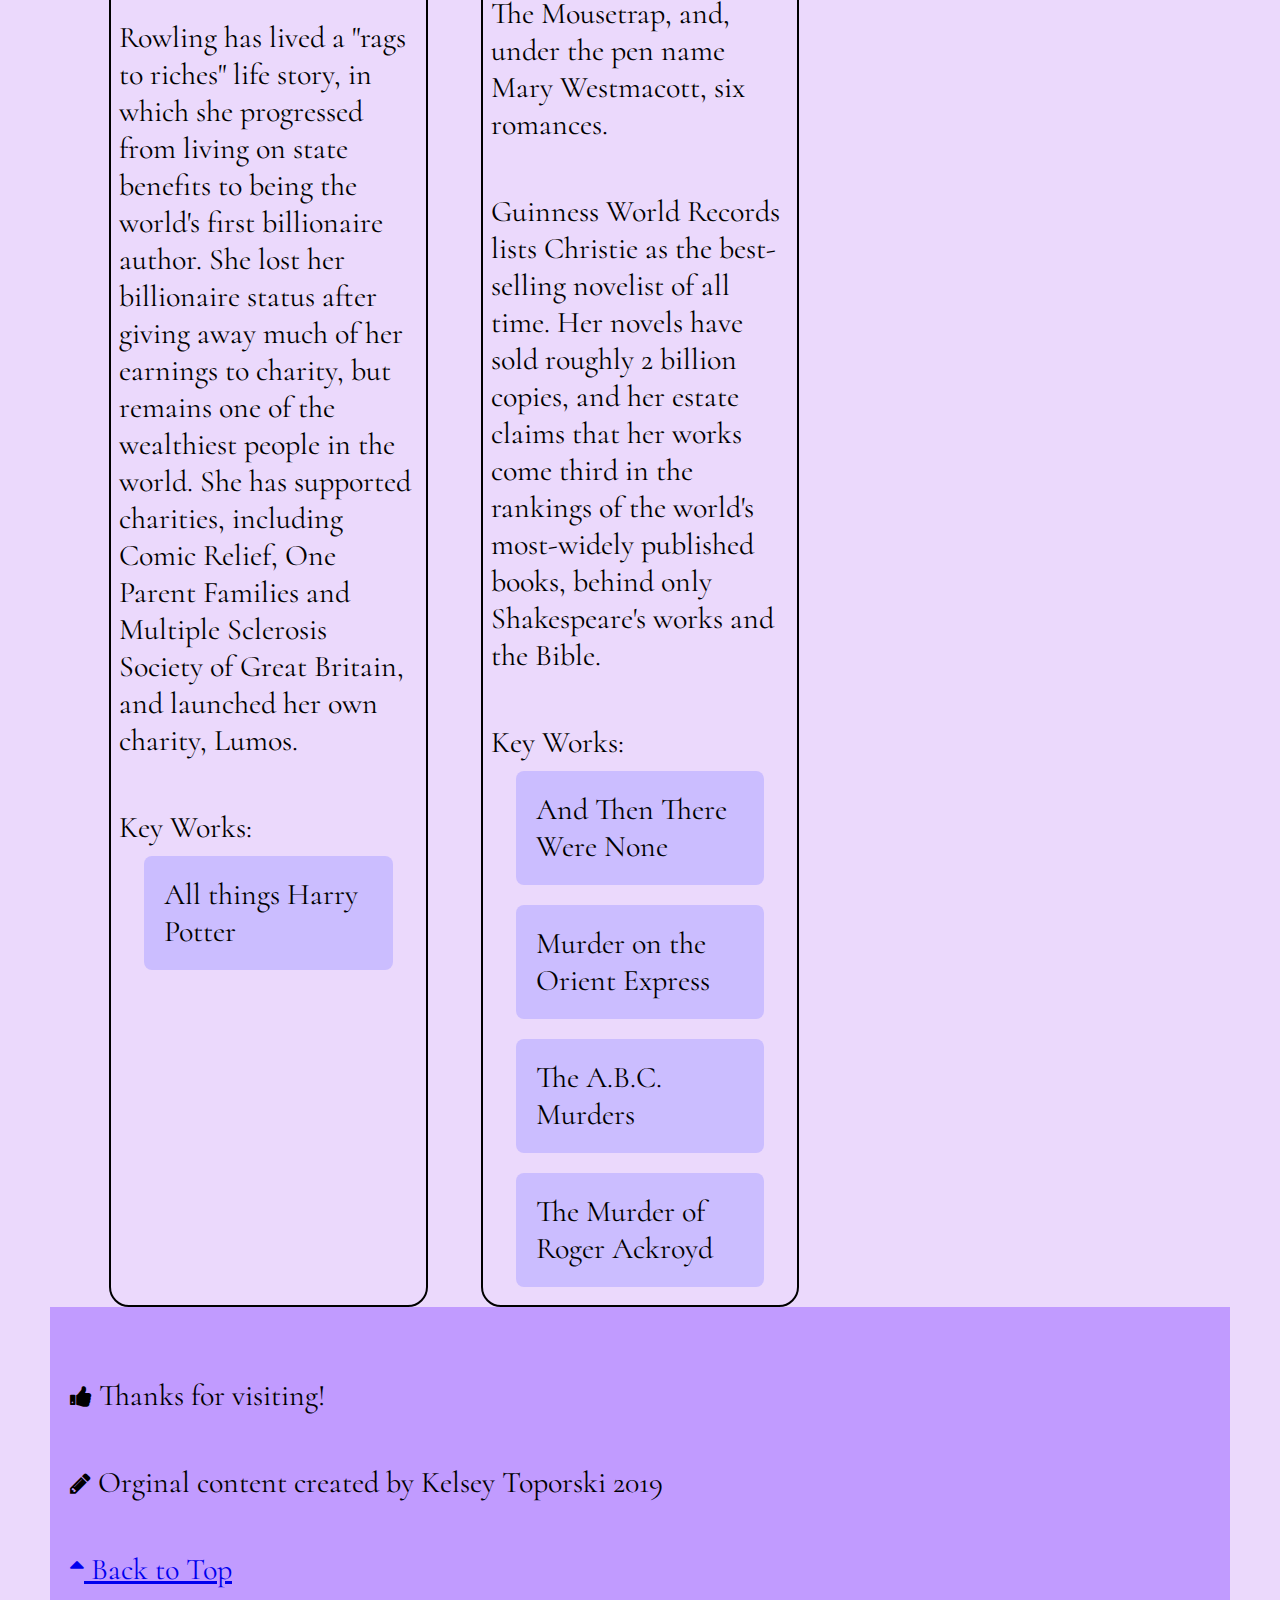
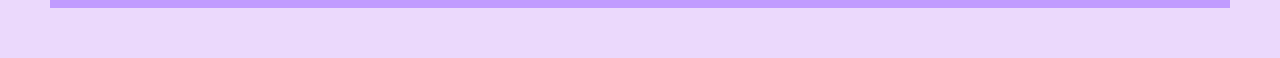
<file: literature.html>
<!DOCTYPE html>
<html lang="en">
<head>
  <meta charset="UTF-8">

  <meta name="viewport" content="width=device-width, initial-scale=1.0">
  <link rel="stylesheet" href="css/reset.css">
  <link rel="stylesheet" href="css/style.css">

  <link rel="preconnect" href="https://fonts.googleapis.com">
  <link rel="preconnect" href="https://fonts.gstatic.com" crossorigin>
  <link href="https://fonts.googleapis.com/css2?family=Cormorant:ital@1&display=swap" rel="stylesheet">
  <link rel="icon" type="image/png" href="images/favicon1.png">
  <link rel="icon" type="image/png" href="images/favicon2.png">
  <meta name="viewport" content="width=device-width, initial-scale=1">
  <link rel="stylesheet" href="https://cdnjs.cloudflare.com/ajax/libs/font-awesome/4.7.0/css/font-awesome.min.css">
  <title>Women's Web - Literature</title>
</head>

<body>
  <header>
    <a href="#main" class="skip">Skip to main content</a>
    <div class="dropdown">
      <button class="dropbtn">Menu</button>
      <div class="dropdown-content">
    <nav>
        <ul>
          <li><a href="index.html">About</a></li>
          <li><a class = "current" href="literature.html">Literature</a></li>
          <li><a href="history.html">History and Politics</a></li>
          <li><a href="femdict.html">Feminist Dictionary</a></li>
        </ul>
    </nav>
    </div>
      <!-- definitions from meriam webster -->
      <!-- interpretations from
            The Dictionary of Feminist Theory - Maggie Humm,
            Key Concepts In Post-Colonial Studies - Ashcroft, Bill, Gareth Griffiths, and Helen Tiffin,
            or myself -->
      <!-- interpretation of equity from https://everydayfeminism.com/2014/09/equality-is-not-enough/ -->

    <h1>Feminist Literature</h1>
  </header>

  <main class = "container">

      <div>
      bell hooks
      <img src="images/bell_hooks.jpg"  width="200" alt="Image of bell hooks">
      About:
        <p>
          bell hooks is an American author, professor, feminist, and social activist.
        </p>
        <p>
          hooks' writing has focused on the intersectionality of race, capitalism, and gender, and what she describes as their ability to produce and perpetuate systems of oppression and class domination. She has published over 30 books and numerous scholarly articles, appeared in documentary films, and participated in public lectures. She has addressed race, class, and gender in education, art, history, sexuality, mass media, and feminism.
        </p>
      Key Works:
        <ul>
          <li>Feminist Theory: From Margin to Center</li>
          <li>All About Love: New Visions</li>
          <li>Ain't I a Woman?: Black Women and Feminism</li>
          <li>Feminism is for Everybody</li>
        </ul>
      </div>

      <div>
      Simone de Beauvoir
      <img src="images/simone_db.jpg"  width="200" alt="Image of Simone de Beauvoir">
      About:
        <p>
          Simone de Beauvoir was a French writer, intellectual, existentialist philosopher, political activist, feminist and social theorist. Though she did not consider herself a philosopher, she had a significant influence on both feminist existentialism and feminist theory.
        </p>
        <p>
          De Beauvoir wrote novels, essays, biographies, autobiography and monographs on philosophy, politics and social issues. She was known for her 1949 treatise The Second Sex, a detailed analysis of women's oppression and a foundational tract of contemporary feminism; and for her novels, including She Came to Stay and The Mandarins.
        </p>
      Key Works:
        <ul>
          <li>The Second Sex</li>
          <li>Woman Destroyed</li>
        </ul>
      </div>

      <div>
      Betty Friedan
      <img src="images/betty_friedan.jpg"  width="200" alt="Image of Betty Friedan">
      About:
        <p>
          Betty Friedan was an American feminist writer and activist. A leading figure in the women's movement in the United States, her 1963 book The Feminine Mystique is often credited with sparking the second wave of American feminism in the 20th century. In 1966, Friedan co-founded and was elected the first president of the National Organization for Women (NOW), which aimed to bring women "into the mainstream of American society now [in] fully equal partnership with men."
        </p>
        <p>
          Regarded as an influential author and intellectual in the United States, Friedan remained active in politics and advocacy until the late 1990s, authoring six books.
        </p>
      Key Works:
        <ul>
          <li>The Feminine Mystique</li>
        </ul>
      </div>

      <div>
      Maya Angelou
      <img src="images/maya_angelou.jpg"  width="200" alt="Image of Maya Angelou">
      About:
        <p>
          Maya Angelou was an American poet, singer, memoirist, and civil rights activist. She published seven autobiographies, three books of essays, several books of poetry, and is credited with a list of plays, movies, and television shows spanning over 50 years. She received dozens of awards and more than 50 honorary degrees. Angelou is best known for her series of seven autobiographies, which focus on her childhood and early adult experiences. The first, I Know Why the Caged Bird Sings (1969), tells of her life up to the age of 17 and brought her international recognition and acclaim.
        </p>
        <p>
          With the publication of I Know Why the Caged Bird Sings, Angelou publicly discussed aspects of her personal life. She was respected as a spokesperson for black people and women, and her works have been considered a defense of black culture. She made a deliberate attempt to challenge the common structure of the autobiography by critiquing, changing and expanding the genre. Her books center on themes such as racism, identity, family and travel.
        </p>
      Key Works:
        <ul>
          <li>I Know Why the Caged Bird Sings</li>
          <li>And Still I Rise</li>
          <li>Phenomenal Woman</li>
        </ul>
      </div>

      <!-- <script>
        alert("HI");
        console.log("hey good lookin");
      </script> -->

      <div>
      Alice Walker
      <img src="images/alice_walker.jpg"  width="200" alt="Image of Alice Walker">
      About:
        <p>
          Alice Walker is an American novelist, short story writer, poet, and activist. She wrote the novel The Color Purple (1982), for which she won the National Book Award for hardcover fiction, and the Pulitzer Prize for Fiction. An avowed feminist, Walker coined the term "womanist" to mean "A black feminist or feminist of color" in 1983.
        </p>
      Key Works:
        <ul>
          <li>The Color Purple</li>
          <li>In Search of Our Mothers' Gardens</li>
        </ul>
      </div>

      <div>
      Audre Lorde
      <img src="images/audre_lorde.jpg"  width="200" alt="Image of Audre Lorde">
      About:
        <p>
          Audre Lorde was an American writer, feminist, womanist, librarian, and civil rights activist. As a poet, she is best known for technical mastery and emotional expression, as well as her poems that express anger and outrage at civil and social injustices she observed throughout her life. Her poems and prose largely deal with issues related to civil rights, feminism, and the exploration of black female identity.
        </p>
        <p>
          In relation to non-intersectional feminism in the United States, Lorde famously said, "those of us who stand outside the circle of this society's definition of acceptable women; those of us who have been forged in the crucibles of difference – those of us who are poor, who are lesbians, who are Black, who are older – know that survival is not an academic skill. It is learning how to take our differences and make them strengths. For the master's tools will never dismantle the master's house. They may allow us temporarily to beat him at his own game, but they will never enable us to bring about genuine change. And this fact is only threatening to those women who still define the master's house as their only source of support."
        </p>
      Key Works:
        <ul>
          <li>Sister Outsider</li>
          <li>A Burst of Light: Essays</li>
          <li>Your Silence Will Not Protect You</li>
          <li>The Master's Tools Will Never Dismantle the Master's House</li>
        </ul>
      </div>

      <div>
      Chimamanda Ngozi Adichie
      <img src="images/chimamanda.jpg"  width="200" alt="Image of Chimamanda Ngozi Adichie">
      About:
        <p>
          Chimamanda Ngozi Adichie is a Nigerian novelist, writer of short stories and nonfiction.
        </p>
        <p>
          In 2008, Adichie was awarded a MacArthur Genius Grant. She was described in The Times Literary Supplement as "the most prominent" of a "procession of critically acclaimed young anglophone authors [who] is succeeding in attracting a new generation of readers to African literature".
        </p>
      Key Works:
        <ul>
          <li>Americanah</li>
          <li>We Should All Be Feminists</li>
          <li>The Thing Around Your Neck</li>
          <li>Dear Ijeawele, or A Feminist Manifesto in Fifteen Suggestions</li>
        </ul>
      </div>

      <div>
      Roxane Gay
      <img src="images/roxane_gay.jpg"  width="200" alt="Image of Roxane Gay">
      About:
        <p>
          Roxane Gay is an American writer, professor, editor, and commentator.
        </p>
        <p>
          Gay is a contributing opinion writer at The New York Times, founder of Tiny Hardcore Press, essays editor for The Rumpus, and co-editor of PANK, a nonprofit literary arts collective.
        </p>
      Key Works:
        <ul>
          <li>Bad Feminist</li>
          <li>Hunger</li>
          <li>Not That Bad: Dispatches from Rape Culture</li>
          <li>Difficult Women</li>
        </ul>
      </div>

      <div>
      Rebecca Solnit
      <img src="images/rebecca_solnit.jpg"  width="200" alt="Image of Rebecca Solnit">
      About:
        <p>
          Rebecca Solnit is an American writer. She has written on a variety of subjects, including the environment, politics, place, and art.
        </p>
        <p>
          Solnit has worked on environmental and human rights campaigns since the 1980s, and is the author of seventeen books as well as essays in numerous museum catalogs and anthologies.
        </p>
      Key Works:
        <ul>
          <li>Men Explain Things to Me</li>
          <li>Hope in the Dark</li>
          <li>The Mother of all Questions</li>
          <li>The Faraway Nearby</li>
        </ul>
      </div>

      <div>
      Judith Butler
      <img src="images/judith_butler.jpg"  width="200" alt="Image of Judith Butler">
      About:
        <p>
          Judith Butler is an American philosopher and gender theorist whose work has influenced political philosophy, ethics and the fields of third-wave feminist, queer and literary theory.
        </p>
        <p>
          Butler is best known for her books Gender Trouble: Feminism and the Subversion of Identity (1990) and Bodies That Matter: On the Discursive Limits of Sex (1993), in which she challenges conventional notions of gender and develops her theory of gender performativity. This theory has had a major influence on feminist and queer scholarship.
        </p>
        <p>
          Butler has supported lesbian and gay rights movements and has spoken out on many contemporary political issues.
        </p>
      Key Works:
        <ul>
          <li>Gender Trouble: Feminism and the Subversion of Identity</li>
          <li>Undoing Gender</li>
          <li>Bodies that Matter: On the Discursive Limits of Sex</li>
          <li>Precarious Life</li>
        </ul>
      </div>

      <div>
      Virginia Woolf
      <img src="images/virginia_woolf.jpg"  width="200" alt="Image of Virginia Woolf">
      About:
        <p>
          Virginia Woolf was an English writer, considered one of the most important modernist 20th-century authors and a pioneer in the use of stream of consciousness as a narrative device.
        </p>
        <p>
          Throughout her life, Woolf was troubled by bouts of mental illness, which included being institutionalised and attempting suicide. Her illness is considered to have been bipolar disorder, for which there was no effective intervention at the time. Eventually in 1941 she committed suicide by putting rocks in her pockets and drowning herself in a river, at the age of 59.
        </p>
        <p>
          Woolf became one of the central subjects of the 1970s movement of feminist criticism, and her works have since garnered much attention and widespread commentary for "inspiring feminism", an aspect of her writing that was unheralded earlier. Some of her writing has been considered offensive and has been criticised for a number of complex and controversial views, including anti-semitism and elitism.
        </p>
      Key Works:
        <ul>
          <li>A Room of One's Own</li>
          <li>The Waves</li>
          <li>Mrs Dalloway</li>
          <li>To the Lighthouse</li>
        </ul>
      </div>

      <div>
      Jane Austen
      <img src="images/jane_austen.jpg"  width="200" alt="Image of Jane Austen">
      About:
        <p>
          Jane Austen was an English novelist known primarily for her six major novels, which interpret, critique and comment upon the British landed gentry at the end of the 18th century. Austen's plots often explore the dependence of women on marriage in the pursuit of favourable social standing and economic security. Her use of biting irony, along with her realism, humour, and social commentary, have long earned her acclaim among critics, scholars, and popular audiences alike.
        </p>
      Key Works:
        <ul>
          <li>Pride and Prejudice</li>
          <li>Emma</li>
          <li>Persuasion</li>
          <li>Sense and Sensibility</li>
        </ul>
      </div>

      <div>
      Charlotte, Emily, and Anne Brontë
      <img src="images/bronte_sisters.jpg"  width="200" alt="Image of Charlotte, Emily, and Anne Brontë">
      About:
        <p>
          The Brontës were a nineteenth-century literary family from England. The sisters, Charlotte, Emily, and Anne, are well known as poets and novelists. Like many contemporary female writers, they originally published their poems and novels under male pseudonyms: Currer, Ellis, and Acton Bell. Their stories immediately attracted attention for their passion and originality. Charlotte's Jane Eyre was the first to know success, while Emily's Wuthering Heights, Anne's The Tenant of Wildfell Hall and other works were later to be accepted as masterpieces of literature.
        </p>
      Key Works:
        <ul>
          <li>Jane Eyre (Charlotte)</li>
          <li>Wuthering Heights (Emily)</li>
          <li>The Tenant of Wildfell Hall (Anne)</li>
        </ul>
      </div>

      <div>
      Emily Dickinson
      <img src="images/emily_d.jpg"  width="200" alt="Image of Emily Dickinson">
      About:
        <p>
          Emily Dickinson was an American poet.
        </p>
        <p>
          Dickinson lived much of her life in reclusive isolation. Considered an eccentric by locals, she developed a noted penchant for white clothing and became known for her reluctance to greet guests or, later in life, to even leave her bedroom. Dickinson never married, and most friendships between her and others depended entirely upon correspondence. She was a recluse for the later years of her life.
        </p>
        <p>
          While Dickinson was a prolific private poet, fewer than a dozen of her nearly 1,800 poems were published during her lifetime. Many of her poems deal with themes of death and immortality, two recurring topics in letters to her friends.
        </p>
      Key Works:
        <ul>
          <li>Because I could not stop for Death</li>
          <li>Success is Counted Sweetest</li>
        </ul>
      </div>

      <div>
      Phillis Wheatley
      <img src="images/phillis_w.jpg"  width="200" alt="Image of Phillis Wheatley">
      About:
        <p>
          Phillis Wheatley was the first published African-American female poet. Born in West Africa, she was sold into slavery at the age of seven or eight and transported to North America. She was purchased by the Wheatley family of Boston, who taught her to read and write and encouraged her poetry when they saw her talent.
        </p>
        <p>
          Wheatley was emancipated shortly after the publication of her book. She married in 1778, but after the inprisonment and death of her hsuband, fell into poverty and died of illness.
        </p>
      Key Works:
        <ul>
          <li>On Being Brought from Africa to America</li>
        </ul>
      </div>

      <div>
      J.K. Rowling
      <img src="images/jk_rowling.jpg"  width="200" alt="Image of J.K. Rowling">
      About:
        <p>
          J. K. Rowling is a British novelist, philanthropist, film producer, television producer and screenwriter, best known for writing the Harry Potter fantasy series. The books have won multiple awards, and sold more than 500 million copies, becoming the best-selling book series in history.
        </p>
        <p>
          Rowling has lived a "rags to riches" life story, in which she progressed from living on state benefits to being the world's first billionaire author. She lost her billionaire status after giving away much of her earnings to charity, but remains one of the wealthiest people in the world. She has supported charities, including Comic Relief, One Parent Families and Multiple Sclerosis Society of Great Britain, and launched her own charity, Lumos.
        </p>
      Key Works:
        <ul>
          <li>All things Harry Potter</li>
        </ul>
      </div>

      <div>
      Agatha Christie
      <img src="images/agatha.jpg"  width="200" alt="Image of Agatha Christie">
      About:
        <p>
          Agatha Christie was an English writer. She is known for her 66 detective novels and 14 short story collections. Christie also wrote the world's longest-running play, a murder mystery, The Mousetrap, and, under the pen name Mary Westmacott, six romances.
        </p>
        <p>
          Guinness World Records lists Christie as the best-selling novelist of all time. Her novels have sold roughly 2 billion copies, and her estate claims that her works come third in the rankings of the world's most-widely published books, behind only Shakespeare's works and the Bible.
        </p>
      Key Works:
        <ul>
          <li>And Then There Were None</li>
          <li>Murder on the Orient Express</li>
          <li>The A.B.C. Murders</li>
          <li>The Murder of Roger Ackroyd</li>
        </ul>
      </div>
    </main>
    <footer>
      <p class="thanks">
        <i class="fa fa-thumbs-up" style="font-size:24px"></i> Thanks for visiting! <i></i>
      </p>
      <p><i class="fa fa-pencil" style="font-size:24px"></i> Orginal content created by Kelsey Toporski 2019</p>
      <a href="#main"> <i class="fa fa-sort-asc" style="font-size:24px"></i> Back to Top</a>

    </footer>
  </body>
</html>
</file>
<file: css/style.css>
@media all and (max-width: 700px) {
    .skip {
        position: absolute;
        left: -10000px;
        top: auto;
        width: 1px;
        height: 1px;
        overflow: hidden;
    }
    .skip:focus {
        position: static;
        width: auto;
        height: auto;
      }
    body{
        background-color: #ebd9fc;
        padding:8px;
        margin: 10px;
        font-size: 15px;
        font-family: Cormorant, 'Times New Roman', Times, serif;
    }
    p{
        margin: 50px auto;
    }
    h1{
        font-size: 25px;
        font-family: Cormorant, 'Times New Roman', Times, serif;
        margin: 10px 0px;
    }
    footer{
        background-image: url('../images/background.jpg');
        padding: 20px;
    }
    .xyz{
        padding-top: 100px;
    }

    .dropbtn {
        background-color: #cbbdff;
        color: #000000;
        padding: 16px;
        font-size: 16px;
        border: none;
        cursor: pointer;
    }
    .dropdown {
        position: relative;
        display: inline-block;
    }
    .dropdown-content {
        display: none;
        position: absolute;
        background-color: #f9f9f9;
        min-width: 160px;
        box-shadow: 2px 8px 16px #000000;
        z-index: 1;
    }
    .dropdown-content a {
        color: #532b88;
        text-decoration: none;
        padding: 12px 16px;
        display: flex;
        flex-direction: row;
        flex-wrap: wrap;
    }
    .dropdown-content a:hover {background-color: #f1f1f1}
    .dropdown-content a.current{
        color: #000000;
        text-decoration-line: underline;
        text-decoration-style: dotted;
        text-underline-offset: 7px;
    }
    .dropdown-content a:visited{
        color: #532b88;
    }
    .dropdown:hover .dropdown-content {
        display: block;
    }
    .dropdown:hover .dropbtn {
        background-color: #ab95fd;
    }

    .firstimg{
        animation: experiment 2s alternate infinite linear;
        width: 90%;
        border-radius: 10px;
        position: absolute;
        left: 0;
        right: 0;
        margin-right: auto;
        margin-left: auto;
    }
    @keyframes experiment {
        from {
            background-image: url(images/women_march_pano.jpg);
            width: 300px;
            top: 130px;
        }
        to {
            background-image: url(images/women_march_pano.jpg);
            width: 50px;
            top: 220px;
        }
    }

    .container{
        display: grid;
        width: 90%;
        justify-content: space-between;
        margin: auto;
        grid-template-columns: 1fr;
        row-gap: 30px;
        border-radius: 10px;
    }
    .container div{
        border: 2px solid #000000;
        border-radius: 10px;
        padding: 8px;
    }
    .container img{
        display: block;
        width: 90%;
        margin: 0 auto;
    }
}

@media all and (min-width: 701px){
.skip {
        position: absolute;
        left: -10000px;
        top: auto;
        width: 1px;
        height: 1px;
        overflow: hidden;
}
.skip:focus {
    position: static;
    width: auto;
    height: auto;
}
body{
    background-color: #ebd9fc;
    padding:30px;
    margin: 20px;
    font-size: 30px;
    font-family: Cormorant, 'Times New Roman', Times, serif;
}
p{
    margin: 50px auto;
}
h1{
    font-size: 40px;
    font-family: Cormorant, 'Times New Roman', Times, serif;
    margin: 10px 0px;
}
header nav{
    color: #532b88;

}
footer{
    background-color: #c19bff;
    padding: 20px;
}
.dropbtn{
    display: none;
}
li{
    display: inline-block;
    padding: 20px;
    margin: 10px 25px;
    background-color: #cbbdff;
    border-radius: 8px;

}

nav a{
    color: #532b88;
    text-decoration: none;
}

a:visited{
    color: #532b88;
}

nav a.current{
    color: #000000;
    text-decoration-line: underline;
    text-decoration-style: dotted;
    text-underline-offset: 7px;
}
img{
    display: block;
    width: 50%;
    border: 10px;
    margin-left: auto;
    margin-right: auto;
    padding: 5px;
    border-radius: 20px;
}
img:hover:nth-of-type(2n){
    border-radius: 50px;
    transition: .5s ease-in;
    filter: sepia();
}

.container{
    display: grid;
    width: 90%;
    justify-content: space-between;
    margin: auto;
    grid-template-columns: 30% 30% 30%;
    column-gap: 30px;
    row-gap: 10px;
    border-radius: 20px;
}

.container div{
    border: 2px solid #000000;
    border-radius: 20px;
    padding: 8px;
}

.container img{
    display: block;
    width: 90%;
    margin: 0 auto;
}
}
@media (prefers-reduced-motion) {
    .firstimg {
      animation: none;
    }
  }
</file>
